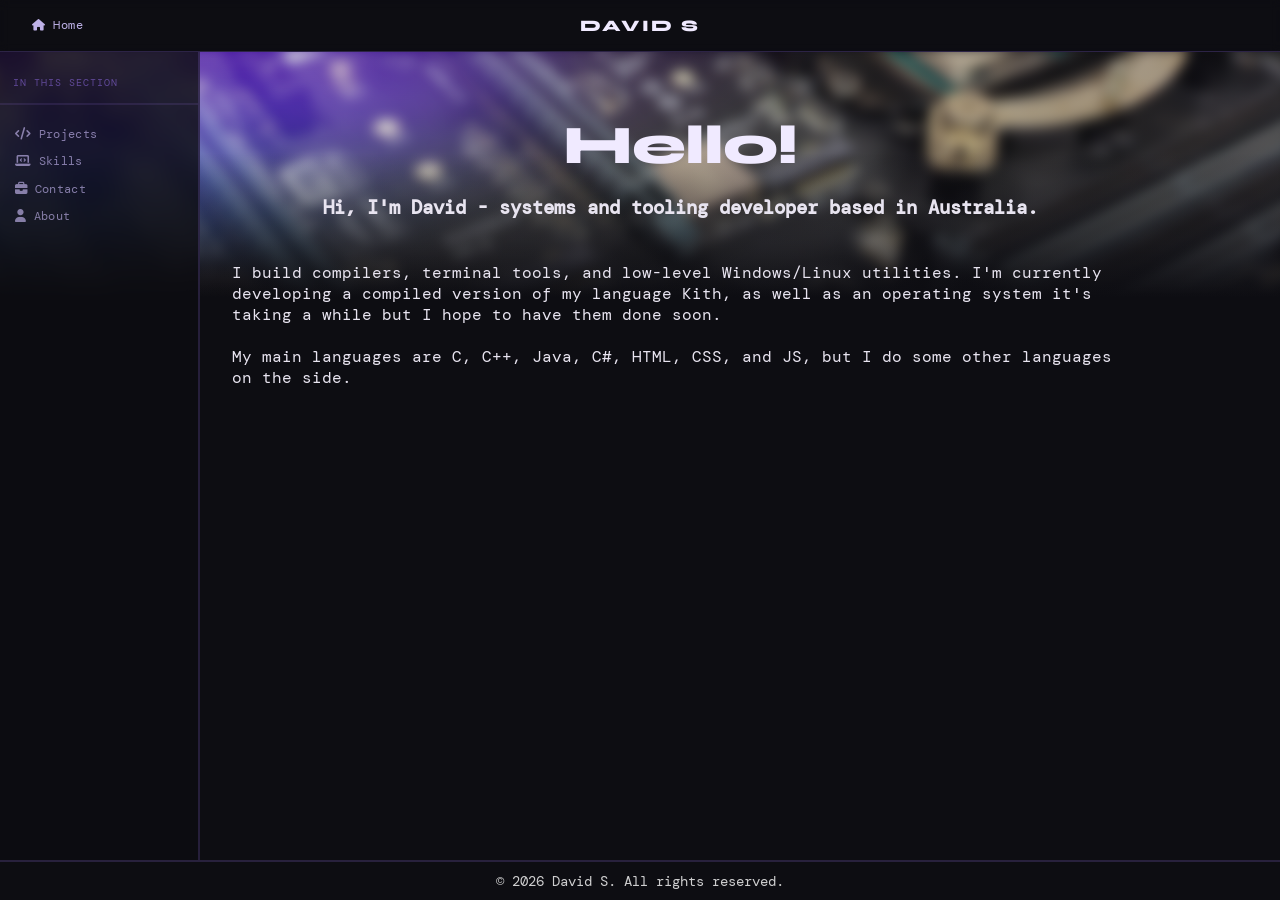
<file: index.html>
<!DOCTYPE html>
<html lang="en">

<head>
    <meta charset="UTF-8">
    <meta name="viewport" content="width=device-width, initial-scale=1.0">
    <title>David S Home</title>
    <link rel="stylesheet" href="/css/main.css">
    <link rel="stylesheet" href="/css/bg.css">
    <link rel="stylesheet" href="/css/nav.css">
    <link rel="stylesheet" href="/css/sidebar.css">
    <link rel="stylesheet" href="https://cdnjs.cloudflare.com/ajax/libs/font-awesome/6.5.1/css/all.min.css">
</head>

<body>
    <!-- Mobile sidebar toggle button (only visible below 768px) -->
    <button class="sidebar-toggle" aria-label="Toggle sidebar" aria-expanded="false">&#9776;</button>
    
    <!-- Tap-outside overlay -->
    <div class="sidebar-overlay"></div>

    <nav>
        <div class="nav-left">
            <div class="breadcrumb"></div>
        </div>
        <a href="/" class="brand">David S</a>
    </nav>

    <div class="header-wrap">
        <header class="site-header">
            <img class="bg-img" src="/gfx/bg/PCB.jpg" alt="">
            <div class="colour-overlay"></div>
        </header>
        <div class="header-fade"></div>
    </div>
    <main>
        <aside class="sidebar"></aside>
        <div class="sidebar-spacer"></div>
        <div class="content-area">
             <p>
                <h1>Hello!</h1>
                <h3>Hi, I'm David - systems and tooling developer based in Australia.</h3><br><br>
                I build compilers, terminal tools, and low-level Windows/Linux utilities. I'm currently developing a compiled version of my language Kith, as well as an operating system it's taking a while but I hope to have them done soon.<br><br>
                My main languages are C, C++, Java, C#, HTML, CSS, and JS, but I do some other languages on the side.
             </p>
        </div>
    </main>

    <footer class="site-footer">
        <div class="footer-content">
            <span class="footer-text">© 2026 David S. All rights reserved.</span>
        </div>
    </footer>

    <script src="/js/nav.js"></script>
    <script src="/js/main.js"></script>
</body>

</html>
</file>
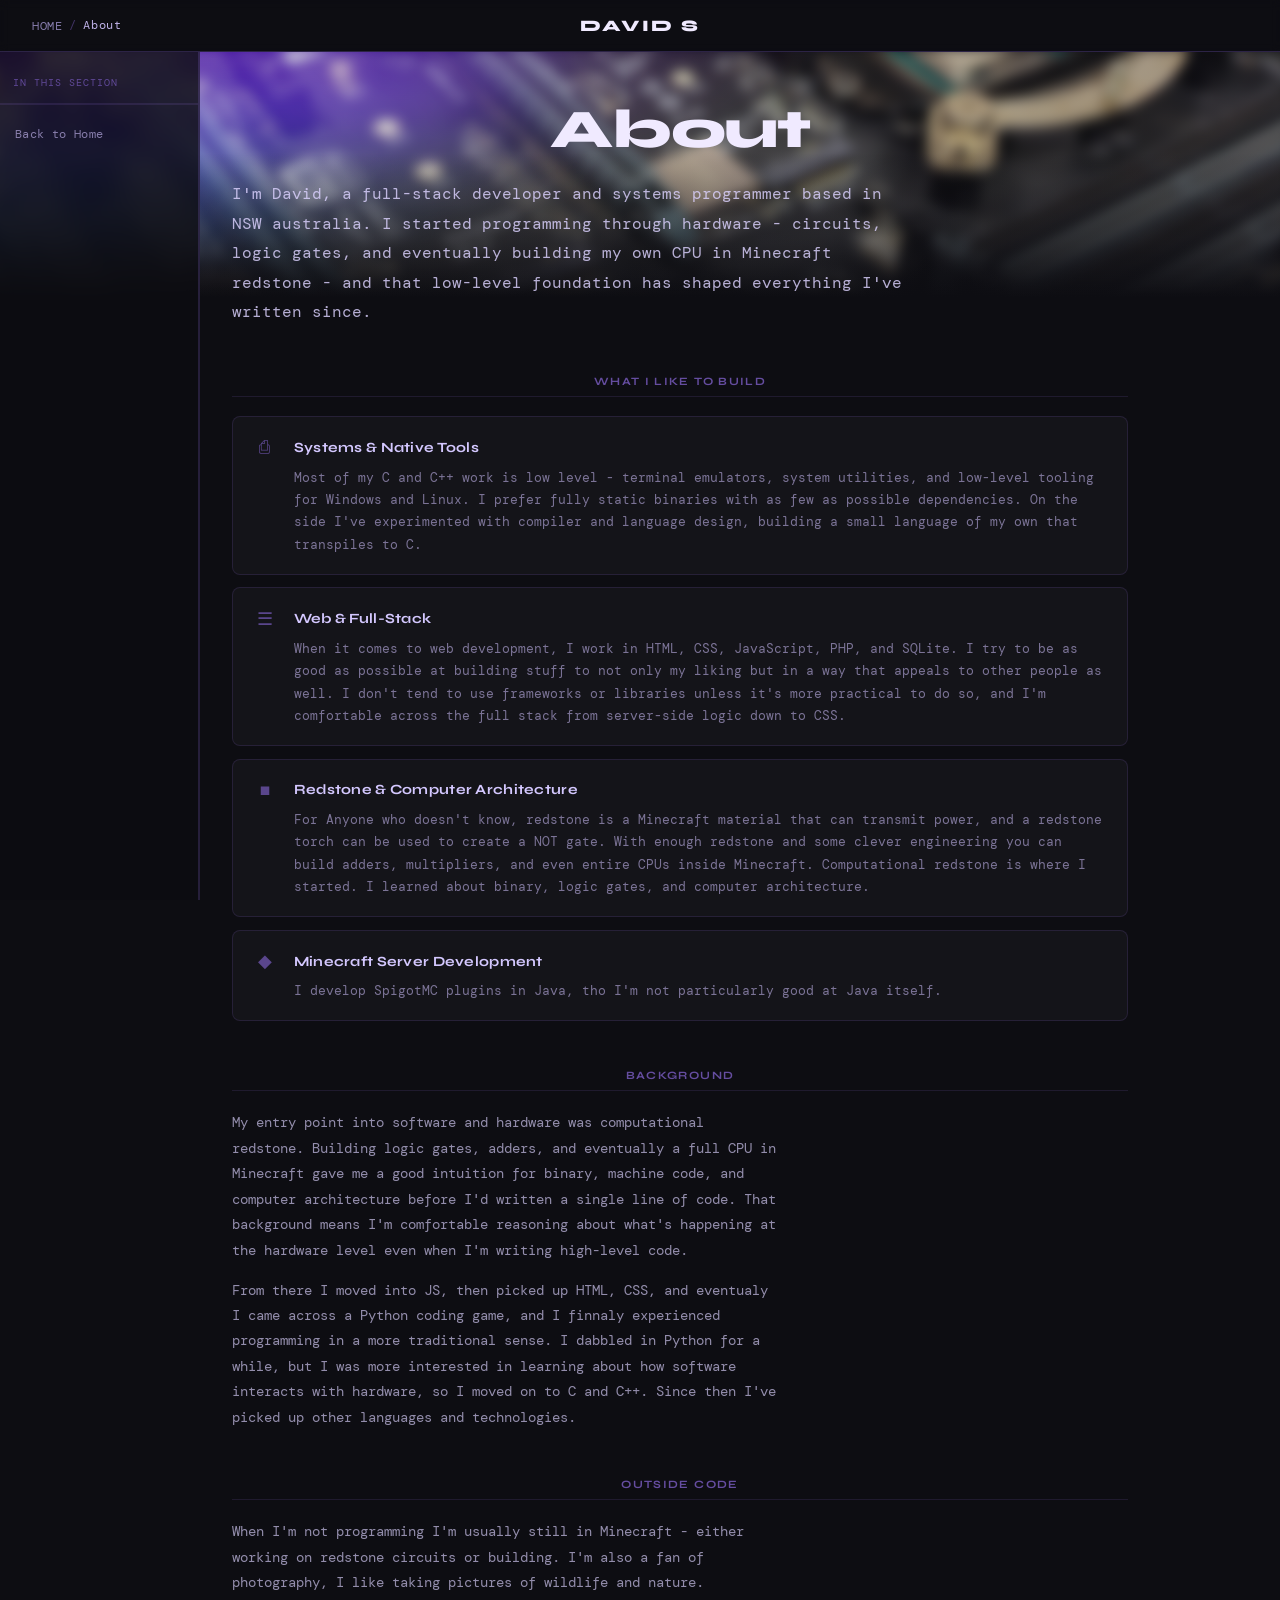
<file: about/index.html>
<!DOCTYPE html>
<html lang="en">

<head>
    <meta charset="UTF-8">
    <meta name="viewport" content="width=device-width, initial-scale=1.0">
    <title>David S About</title>
    <link rel="stylesheet" href="/css/main.css">
    <link rel="stylesheet" href="/css/bg.css">
    <link rel="stylesheet" href="/css/nav.css">
    <link rel="stylesheet" href="/css/sidebar.css">
    <link rel="stylesheet" href="/css/about.css">
</head>

<body>
    <button class="sidebar-toggle" aria-label="Toggle sidebar" aria-expanded="false">&#9776;</button>
    <div class="sidebar-overlay"></div>

    <nav>
        <div class="nav-left">
            <div class="breadcrumb"></div>
        </div>
        <a href="/" class="brand">David S</a>
    </nav>

    <div class="header-wrap">
        <header class="site-header">
            <img class="bg-img" src="/gfx/bg/PCB.jpg" alt="">
            <div class="colour-overlay"></div>
        </header>
        <div class="header-fade"></div>
    </div>

    <main>
        <aside class="sidebar"></aside>
        <div class="sidebar-spacer"></div>
        <div class="content-area">

            <h1>About</h1>

            <!-- ── INTRO ─────────────────────────────────────────────────── -->
            <section class="about-section">
                <p class="about-lead">
                    I'm David, a full-stack developer and systems programmer based in NSW australia.
                    I started programming through hardware - circuits, logic gates, and eventually
                    building my own CPU in Minecraft redstone - and that low-level foundation
                    has shaped everything I've written since.
                </p>
            </section>

            <!-- ── WHAT I DO ─────────────────────────────────────────────── -->
            <section class="about-section">
                <h2 class="about-heading">What I Like To Build</h2>
                <div class="about-cards">

                    <div class="about-card">
                        <span class="about-card-icon">&#9113;</span>
                        <div>
                            <p class="about-card-title">Systems &amp; Native Tools</p>
                            <p class="about-card-body">
                                Most of my C and C++ work is low level - terminal
                                emulators, system utilities, and low-level tooling for Windows and Linux.
                                I prefer fully static binaries with as few as possible dependencies.
                                On the side I've experimented with compiler and language design, building
                                a small language of my own that transpiles to C.
                            </p>
                        </div>
                    </div>

                    <div class="about-card">
                        <span class="about-card-icon">&#9776;</span>
                        <div>
                            <p class="about-card-title">Web &amp; Full-Stack</p>
                            <p class="about-card-body">
                                When it comes to web development, I work in HTML, CSS, JavaScript, PHP, and SQLite.
                                I try to be as good as possible at building stuff to not only my liking but in a way that appeals to other people as well. 
                                I don't tend to use frameworks or libraries unless it's more practical to do so,
                                and I'm comfortable across the full stack from server-side logic
                                down to CSS.
                            </p>
                        </div>
                    </div>

                    <div class="about-card">
                        <span class="about-card-icon">&#9632;</span>
                        <div>
                            <p class="about-card-title">Redstone &amp; Computer Architecture</p>
                            <p class="about-card-body">
                                For Anyone who doesn't know, redstone is a Minecraft material that can transmit power, and a redstone torch can be used to create a NOT gate. With enough redstone and some clever engineering you can build adders, multipliers, and even entire CPUs inside Minecraft.
                                Computational redstone is where I started. I learned about binary, logic gates, and computer architecture.
                            </p>
                        </div>
                    </div>

                    <div class="about-card">
                        <span class="about-card-icon">&#9670;</span>
                        <div>
                            <p class="about-card-title">Minecraft Server Development</p>
                            <p class="about-card-body">
                                I develop SpigotMC plugins in Java, tho I'm not particularly good at Java itself.
                            </p>
                        </div>
                    </div>

                </div>
            </section>

            <!-- ── BACKGROUND ────────────────────────────────────────────── -->
            <section class="about-section">
                <h2 class="about-heading">Background</h2>
                <p class="about-body">
                    My entry point into software and hardware was computational redstone. Building logic
                    gates, adders, and eventually a full CPU in Minecraft gave me a good
                    intuition for binary, machine code, and computer architecture before I'd written
                    a single line of code. That background means I'm comfortable reasoning about
                    what's happening at the hardware level even when I'm writing high-level code.
                </p>
                <p class="about-body">
                    From there I moved into JS, then picked up HTML, CSS, and eventualy I came across
                    a Python coding game, and I finnaly experienced programming in a more traditional sense. 
                    I dabbled in Python for a while, but I was more interested in learning about how software 
                    interacts with hardware, so I moved on to C and C++. Since then I've picked up other languages and
                    technologies.
                </p>
            </section>

            <!-- ── INTERESTS ─────────────────────────────────────────────── -->
            <section class="about-section">
                <h2 class="about-heading">Outside Code</h2>
                <p class="about-body">
                    When I'm not programming I'm usually still in Minecraft - either working on
                    redstone circuits or building. I'm also a fan of photography,
                    I like taking pictures of wildlife and nature.
                </p>
            </section>
        </div>
    </main>

    <script src="/js/nav.js"></script>
    <script src="/js/main.js"></script>
</body>

</html>
</file>
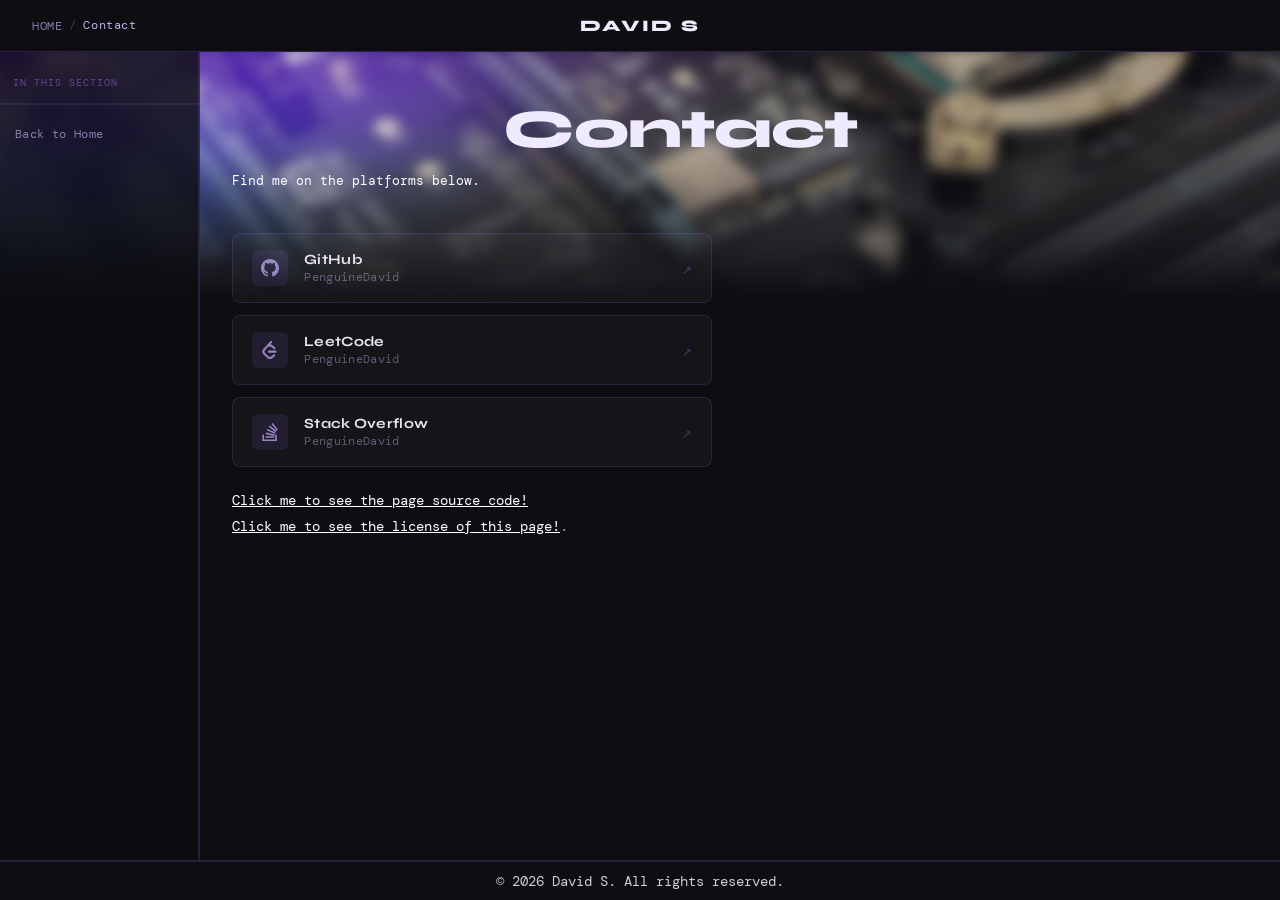
<file: contact/index.html>
<!DOCTYPE html>
<html lang="en">

<head>
    <meta charset="UTF-8">
    <meta name="viewport" content="width=device-width, initial-scale=1.0">
    <title>David S Contact</title>
    <link rel="stylesheet" href="/css/main.css">
    <link rel="stylesheet" href="/css/bg.css">
    <link rel="stylesheet" href="/css/nav.css">
    <link rel="stylesheet" href="/css/sidebar.css">
    <link rel="stylesheet" href="/css/contact.css">
</head>

<body>
    <!-- Mobile sidebar toggle button (only visible below 768px) -->
    <button class="sidebar-toggle" aria-label="Toggle sidebar" aria-expanded="false">&#9776;</button>
    
    <!-- Tap-outside overlay -->
    <div class="sidebar-overlay"></div>

    <nav>
        <div class="nav-left">
            <div class="breadcrumb"></div>
        </div>
        <a href="/" class="brand">David S</a>
    </nav>
    <div class="header-wrap">
        <header class="site-header">
            <img class="bg-img" src="/gfx/bg/PCB.jpg" alt="">
            <div class="colour-overlay"></div>
        </header>
        <div class="header-fade"></div>
    </div>
    <main>
        <aside class="sidebar"></aside>
        <div class="sidebar-spacer"></div>
        <div class="content-area">
            <h1>Contact</h1>
            <p class="contact-sub white">Find me on the platforms below.</p>

            <ul class="contact-list">

                <li class="contact-item">
                    <a href="https://github.com/PenguineDavid" class="contact-link" target="_blank" rel="noopener">
                        <span class="contact-icon">
                            <!-- GitHub mark -->
                            <svg viewBox="0 0 24 24" fill="currentColor" xmlns="http://www.w3.org/2000/svg"
                                aria-hidden="true">
                                <path
                                    d="M12 0C5.37 0 0 5.37 0 12c0 5.3 3.438 9.8 8.205 11.385.6.113.82-.258.82-.577 0-.285-.01-1.04-.015-2.04-3.338.724-4.042-1.61-4.042-1.61-.546-1.385-1.335-1.755-1.335-1.755-1.087-.744.084-.729.084-.729 1.205.084 1.838 1.236 1.838 1.236 1.07 1.835 2.809 1.305 3.495.998.108-.776.417-1.305.76-1.605-2.665-.3-5.466-1.332-5.466-5.93 0-1.31.465-2.38 1.235-3.22-.135-.303-.54-1.523.105-3.176 0 0 1.005-.322 3.3 1.23.96-.267 1.98-.399 3-.405 1.02.006 2.04.138 3 .405 2.28-1.552 3.285-1.23 3.285-1.23.645 1.653.24 2.873.12 3.176.765.84 1.23 1.91 1.23 3.22 0 4.61-2.805 5.625-5.475 5.92.42.36.81 1.096.81 2.22 0 1.606-.015 2.896-.015 3.286 0 .315.21.69.825.57C20.565 21.795 24 17.295 24 12c0-6.63-5.37-12-12-12z" />
                            </svg>
                        </span>
                        <span class="contact-details">
                            <span class="contact-platform">GitHub</span>
                            <span class="contact-handle">PenguineDavid</span>
                        </span>
                        <span class="contact-arrow">&#8599;</span>
                    </a>
                </li>

                <li class="contact-item">
                    <a href="https://leetcode.com/PenguineDavid" class="contact-link" target="_blank" rel="noopener">
                        <span class="contact-icon">
                            <!-- LeetCode -->
                            <svg viewBox="0 0 24 24" fill="currentColor" xmlns="http://www.w3.org/2000/svg"
                                aria-hidden="true">
                                <path
                                    d="M13.483 0a1.374 1.374 0 0 0-.961.438L7.116 6.226l-3.854 4.126a5.266 5.266 0 0 0-1.209 2.104 5.35 5.35 0 0 0-.125.513 5.527 5.527 0 0 0 .062 2.362 5.83 5.83 0 0 0 .349 1.017 5.938 5.938 0 0 0 1.271 1.818l4.277 4.193.039.038c2.248 2.165 5.852 2.133 8.063-.074l2.396-2.392c.54-.54.54-1.414.003-1.955a1.378 1.378 0 0 0-1.951-.003l-2.396 2.392a3.021 3.021 0 0 1-4.205.038l-.02-.019-4.276-4.193c-.652-.64-.972-1.469-.948-2.263a2.68 2.68 0 0 1 .066-.523 2.545 2.545 0 0 1 .619-1.164L9.13 8.114c1.058-1.134 3.204-1.27 4.43-.278l3.501 2.831c.593.48 1.461.387 1.94-.207a1.384 1.384 0 0 0-.207-1.943l-3.5-2.831c-.8-.647-1.766-1.045-2.774-1.202l2.015-2.158A1.384 1.384 0 0 0 13.483 0zm-2.866 12.815a1.38 1.38 0 0 0-1.38 1.382 1.38 1.38 0 0 0 1.38 1.382H19.4a1.38 1.38 0 0 0 1.38-1.382 1.38 1.38 0 0 0-1.38-1.382z" />
                            </svg>
                        </span>
                        <span class="contact-details">
                            <span class="contact-platform">LeetCode</span>
                            <span class="contact-handle">PenguineDavid</span>
                        </span>
                        <span class="contact-arrow">&#8599;</span>
                    </a>
                </li>

                <li class="contact-item">
                    <a href="https://stackoverflow.com/users/32631034/penguinedavid" class="contact-link" target="_blank" rel="noopener">
                        <span class="contact-icon">
                            <!-- Stack Overflow -->
                            <svg viewBox="0 0 24 24" fill="currentColor" xmlns="http://www.w3.org/2000/svg"
                                aria-hidden="true">
                                <path
                                    d="M18.986 21.865v-6.404h2.134V24H1.844v-8.539h2.13v6.404h15.012zM6.111 19.731H17.78v-2.137H6.111v2.137zm.259-4.852 11.514 2.403.452-2.078-11.515-2.399-.451 2.074zm1.359-5.056 10.655 4.95.91-1.95-10.655-4.95-.91 1.95zm2.715-4.785 8.77 7.353 1.389-1.652-8.77-7.353-1.389 1.652zM15.751 0l-1.683 1.262 6.84 9.122 1.682-1.262L15.751 0z" />
                            </svg>
                        </span>
                        <span class="contact-details">
                            <span class="contact-platform">Stack Overflow</span>
                            <span class="contact-handle">PenguineDavid</span>
                        </span>
                        <span class="contact-arrow">&#8599;</span>
                    </a>
                </li>
            </ul><br>
            <p>
                <a style="color: white; text-decoration-color: #ffffff;" href="https://github.com/PenguineDavid/PenguineDavid.github.io">Click me to see the page source code!</a><br>
                <a style="color: white; text-decoration-color: #ffffff;" href="https://github.com/PenguineDavid/PenguineDavid.github.io/blob/main/LICENSE">Click me to see the license of this page!</a>.
            </p>
        </div>
    </main>

    <footer class="site-footer">
        <div class="footer-content">
            <span class="footer-text">© 2026 David S. All rights reserved.</span>
        </div>
    </footer>

    <script src="/js/nav.js"></script>
    <script src="/js/main.js"></script>
</body>

</html>
</file>
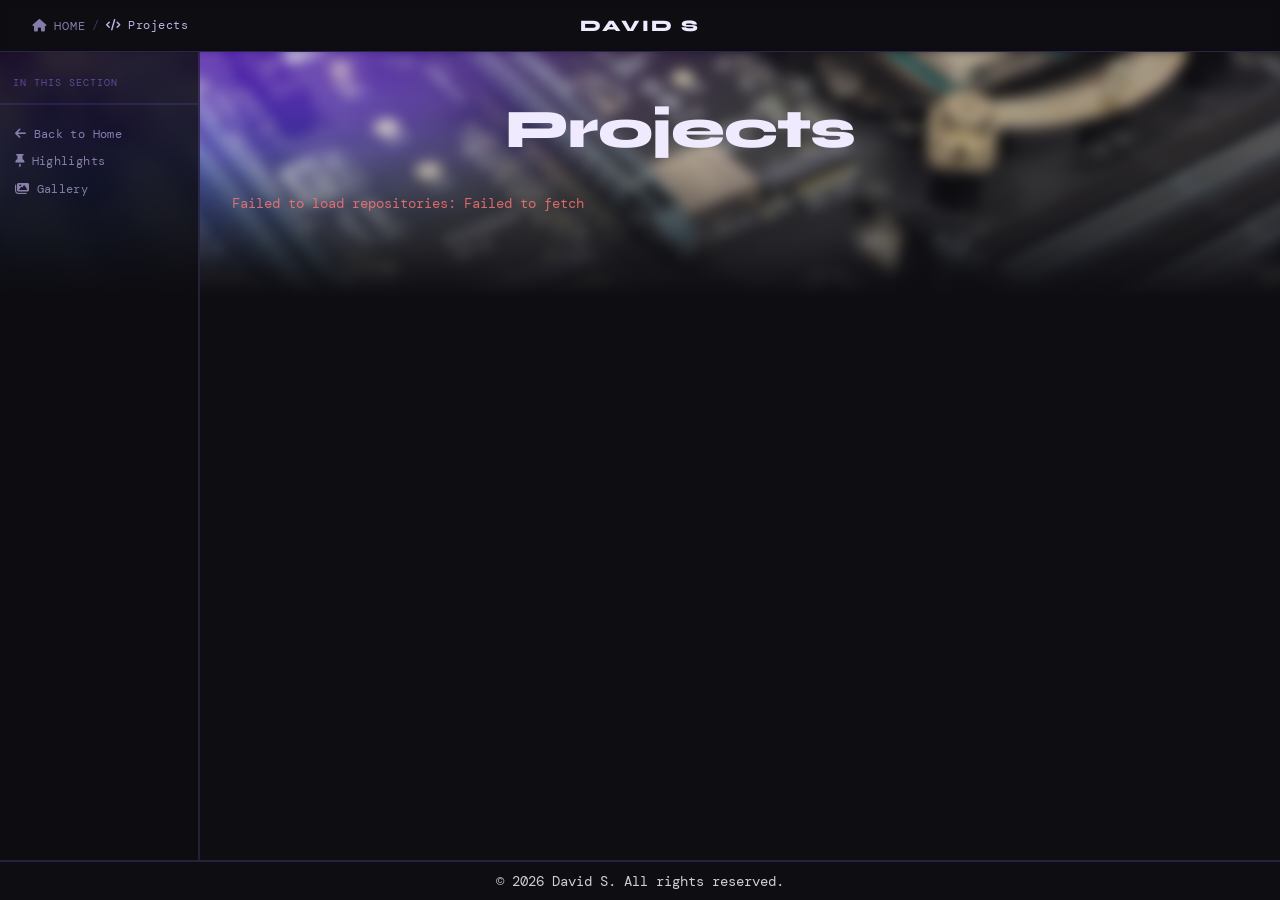
<file: projects/index.html>
<!DOCTYPE html>
<html lang="en">

<head>
    <meta charset="UTF-8">
    <meta name="viewport" content="width=device-width, initial-scale=1.0">
    <title>David S projects</title>
    <link rel="stylesheet" href="/css/main.css">
    <link rel="stylesheet" href="/css/bg.css">
    <link rel="stylesheet" href="/css/nav.css">
    <link rel="stylesheet" href="/css/sidebar.css">
    <link rel="stylesheet" href="/css/projects.css">
    <link rel="stylesheet" href="https://cdnjs.cloudflare.com/ajax/libs/font-awesome/6.5.1/css/all.min.css">
</head>

<body>
    <!-- Mobile sidebar toggle button (only visible below 768px) -->
    <button class="sidebar-toggle" aria-label="Toggle sidebar" aria-expanded="false">&#9776;</button>
    
    <!-- Tap-outside overlay -->
    <div class="sidebar-overlay"></div>

    <nav>
        <div class="nav-left">
            <div class="breadcrumb"></div>
        </div>
        <a href="/" class="brand">David S</a>
    </nav>
    <div class="header-wrap">
        <header class="site-header">
            <img class="bg-img" src="/gfx/bg/PCB.jpg" alt="">
            <div class="colour-overlay"></div>
        </header>
        <div class="header-fade"></div>
    </div>
    <main>
        <aside class="sidebar"></aside>
        <div class="sidebar-spacer"></div>
        <div class="content-area"></div>
    </main>

    <footer class="site-footer">
        <div class="footer-content">
            <span class="footer-text">© 2026 David S. All rights reserved.</span>
        </div>
    </footer>
    
    <script src="/js/nav.js"></script>
    <script src="/js/main.js"></script>
    <script src="/js/projects.js"></script>
</body>

</html>
</file>
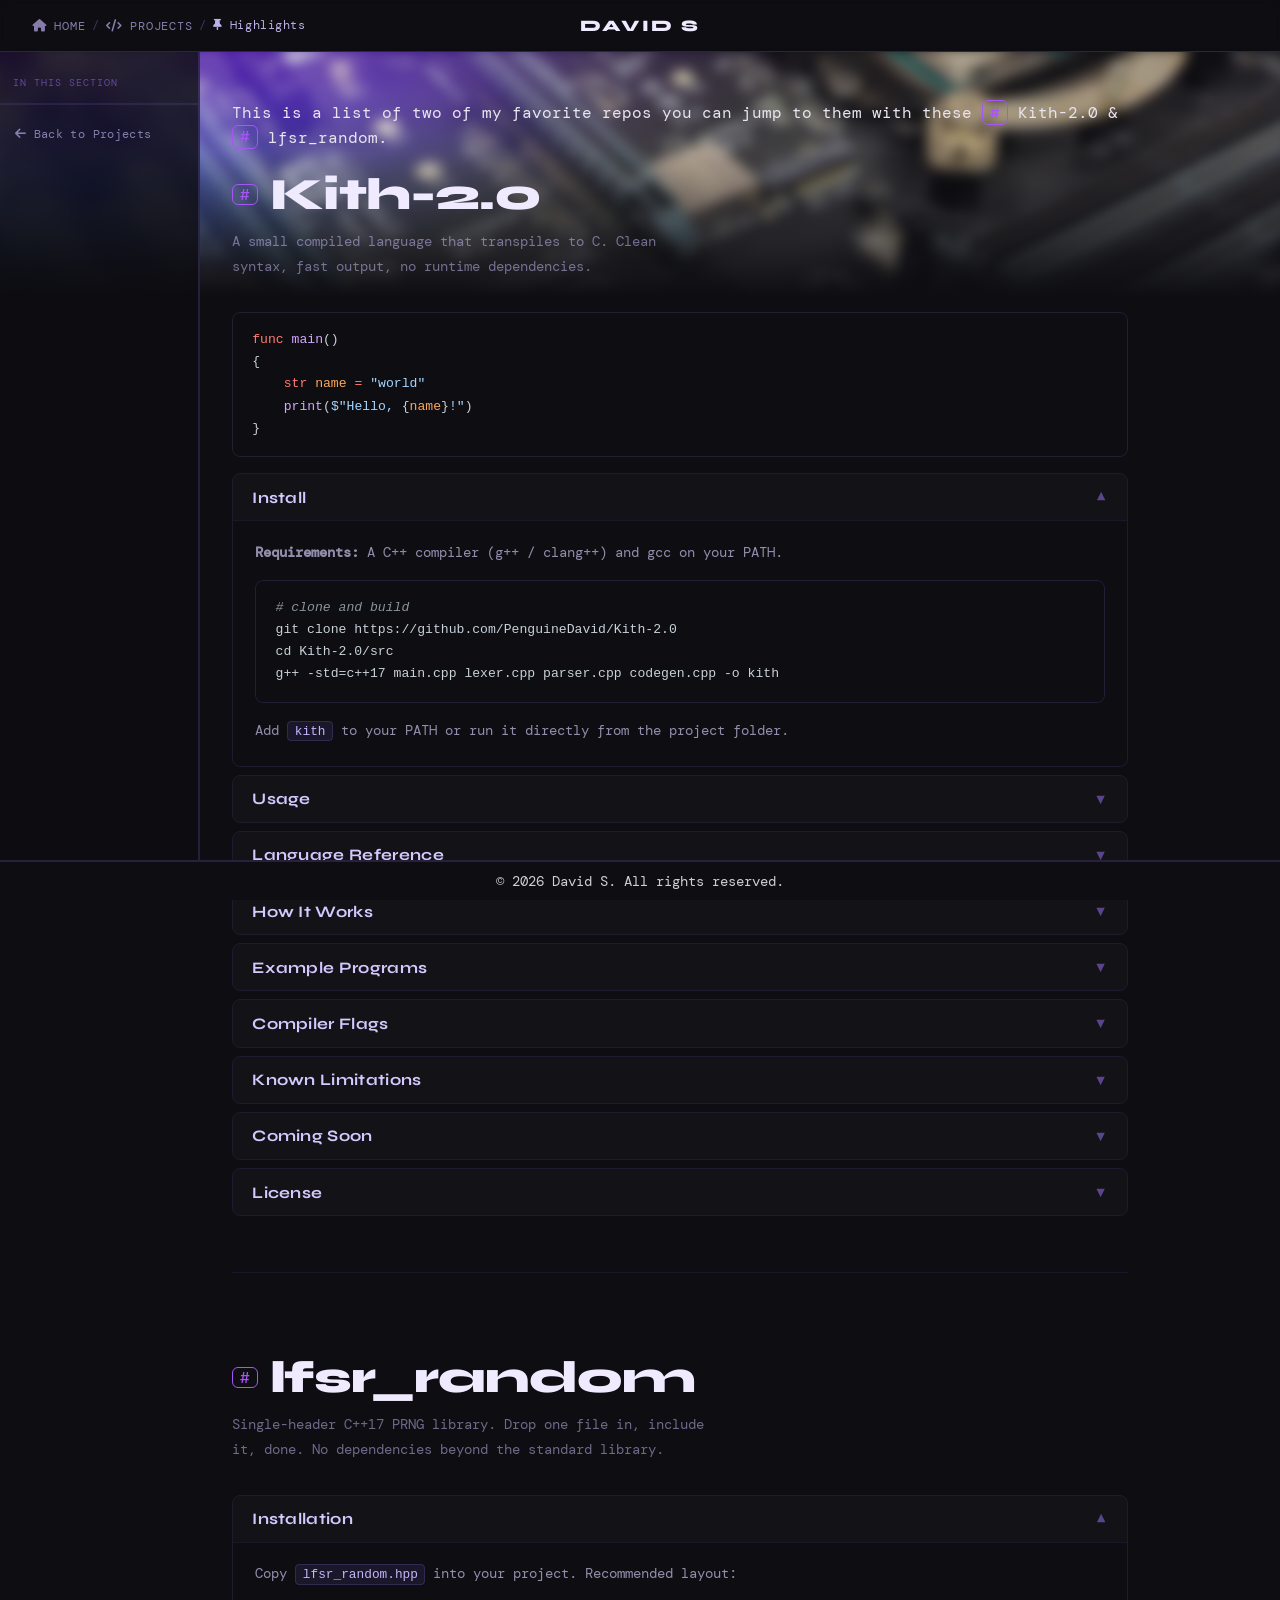
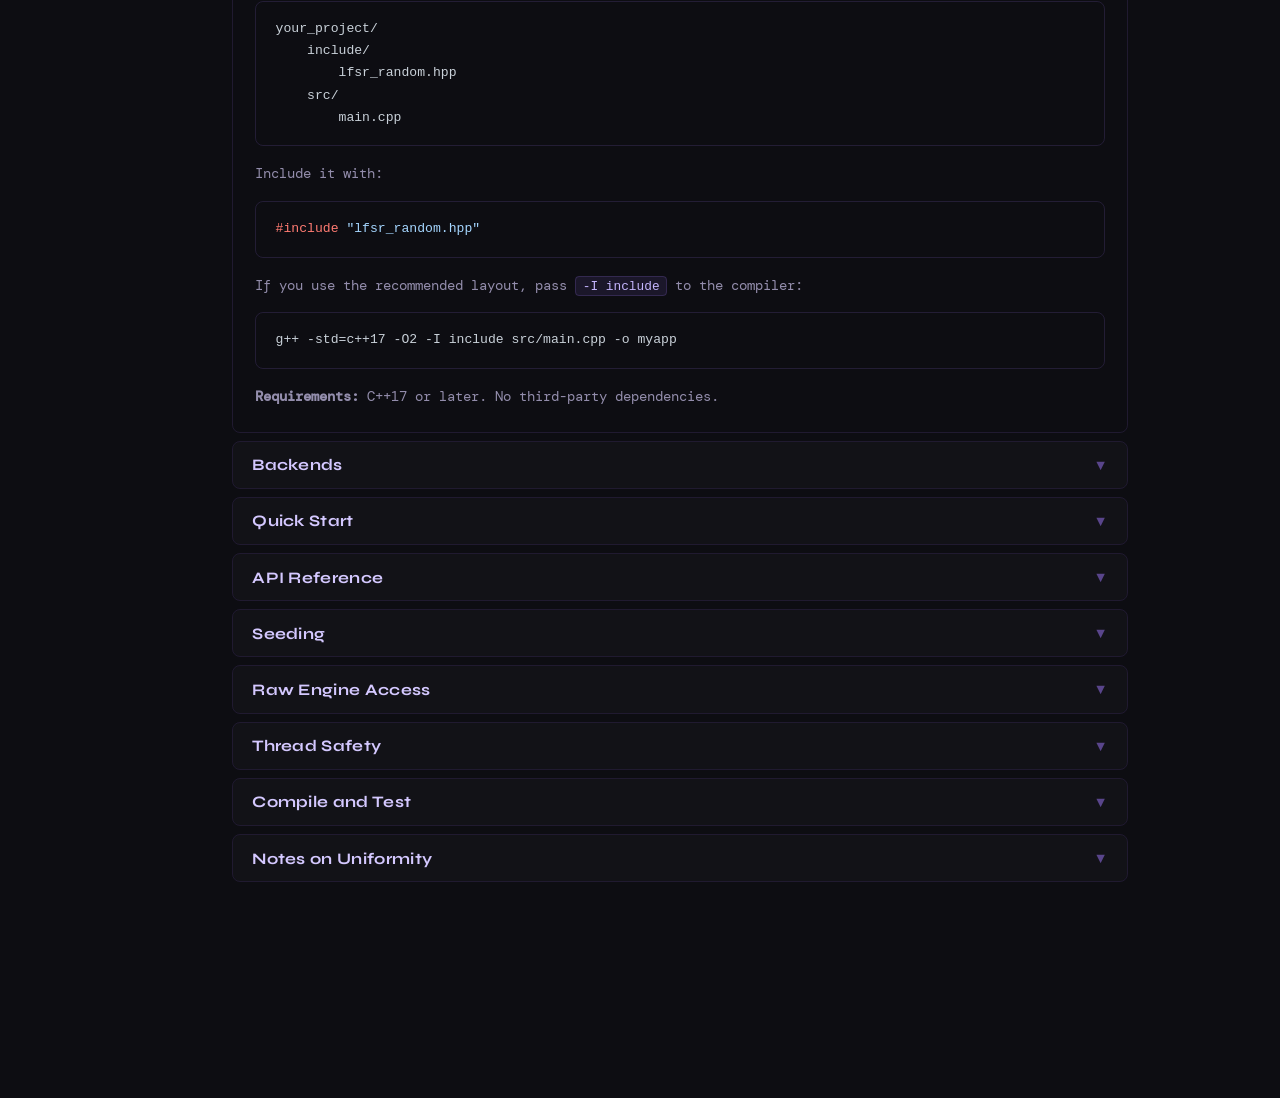
<file: projects/highlights/index.html>
<!DOCTYPE html>
<html lang="en">

<head>
    <meta charset="UTF-8">
    <meta name="viewport" content="width=device-width, initial-scale=1.0">
    <title>David S Highlights</title>
    <link rel="stylesheet" href="/css/main.css">
    <link rel="stylesheet" href="/css/bg.css">
    <link rel="stylesheet" href="/css/nav.css">
    <link rel="stylesheet" href="/css/sidebar.css">
    <link rel="stylesheet" href="/css/highlights.css">
    <link rel="stylesheet" href="https://cdnjs.cloudflare.com/ajax/libs/font-awesome/6.5.1/css/all.min.css">
</head>

<body>
    <!-- Mobile sidebar toggle button (only visible below 768px) -->
    <button class="sidebar-toggle" aria-label="Toggle sidebar" aria-expanded="false">&#9776;</button>
    
    <!-- Tap-outside overlay -->
    <div class="sidebar-overlay"></div>

    <nav>
        <div class="nav-left">
            <div class="breadcrumb"></div>
        </div>
        <a href="/" class="brand">David S</a>
    </nav>
    <div class="header-wrap">
        <header class="site-header">
            <img class="bg-img" src="/gfx/bg/PCB.jpg" alt="">
            <div class="colour-overlay"></div>
        </header>
        <div class="header-fade"></div>
    </div>
    <main>
        <aside class="sidebar"></aside>
        <div class="sidebar-spacer"></div>
        <div class="content-area">

            This is a list of two of my favorite repos you can jump to them with these <a class="section-anchor" href="#kith-2-0">#</a> Kith-2.0 & <a class="section-anchor" href="#lfsr-random">#</a> lfsr_random.<br><br>
            <!-- ===============================================================
                 KITH-2.0
            ================================================================ -->
            <section class="project-section" id="kith-2-0">
                <h1 class="section-title">
                    <a class="section-anchor" href="https://github.com/PenguineDavid/kith-2.0">#</a>
                    Kith-2.0
                </h1>
                <p class="section-tagline">A small compiled language that transpiles to C. Clean syntax, fast output, no
                    runtime dependencies.</p>

                <pre class="github-dark"><code><span class="keyword">func</span> <span class="function">main</span><span class="punctuation">()</span>
<span class="punctuation">{</span>
    <span class="keyword">str</span> <span class="variable">name</span> <span class="operator">=</span> <span class="string">"world"</span>
    <span class="function">print</span><span class="punctuation">(</span><span class="string">$"Hello, </span><span class="punctuation">{</span><span class="variable">name</span><span class="punctuation">}</span><span class="string">!"</span><span class="punctuation">)</span>
<span class="punctuation">}</span></code></pre>

                <!-- Install -->
                <div class="doc-section open">
                    <button class="doc-section-toggle" aria-expanded="true">
                        <h2>Install</h2>
                        <span class="doc-section-arrow">&#9660;</span>
                    </button>
                    <div class="doc-section-body">
                        <p><strong>Requirements:</strong> A C++ compiler (g++ / clang++) and gcc on your PATH.</p>
                        <pre class="github-dark"><code><span class="comment"># clone and build</span>
git clone https://github.com/PenguineDavid/Kith-2.0
cd Kith-2.0/src
g++ -std=c++17 main.cpp lexer.cpp parser.cpp codegen.cpp -o kith</code></pre>
                        <p>Add <code>kith</code> to your PATH or run it directly from the project folder.</p>
                    </div>
                </div>

                <!-- Usage -->
                <div class="doc-section">
                    <button class="doc-section-toggle" aria-expanded="false">
                        <h2>Usage</h2>
                        <span class="doc-section-arrow">&#9660;</span>
                    </button>
                    <div class="doc-section-body">
                        <pre class="github-dark"><code>kith source.kith              <span class="comment"># compiles to ./output</span>
kith source.kith myprogram    <span class="comment"># compiles to ./myprogram</span>

<span class="comment"># Flags</span>
kith --keep-c source.kith     <span class="comment"># keeps the intermediate output.c for debugging</span>
kith --bounds source.kith     <span class="comment"># enables runtime bounds checking on array accesses</span>
kith --help</code></pre>
                    </div>
                </div>

                <!-- Language Reference -->
                <div class="doc-section">
                    <button class="doc-section-toggle" aria-expanded="false">
                        <h2>Language Reference</h2>
                        <span class="doc-section-arrow">&#9660;</span>
                    </button>
                    <div class="doc-section-body">

                        <h3>Types</h3>
                        <table>
                            <thead>
                                <tr>
                                    <th>Kith</th>
                                    <th>Description</th>
                                </tr>
                            </thead>
                            <tbody>
                                <tr>
                                    <td><code>int</code></td>
                                    <td>32-bit integer</td>
                                </tr>
                                <tr>
                                    <td><code>float</code></td>
                                    <td>64-bit double</td>
                                </tr>
                                <tr>
                                    <td><code>bool</code></td>
                                    <td>Boolean (<code>true</code> / <code>false</code>)</td>
                                </tr>
                                <tr>
                                    <td><code>str</code></td>
                                    <td>String (<code>char*</code>)</td>
                                </tr>
                                <tr>
                                    <td><code>int*</code> <code>str*</code> <code>float*</code></td>
                                    <td>Pointer types</td>
                                </tr>
                                <tr>
                                    <td><code>int[]</code> <code>float[]</code> <code>str[]</code></td>
                                    <td>Stack arrays</td>
                                </tr>
                                <tr>
                                    <td><code>MyStruct</code></td>
                                    <td>User-defined struct</td>
                                </tr>
                            </tbody>
                        </table>

                        <h3>Variables</h3>
                        <pre
                            class="github-dark"><code><span class="keyword">int</span>   <span class="variable">x</span>    <span class="operator">=</span> <span class="number">10</span>
<span class="keyword">float</span> <span class="variable">pi</span>   <span class="operator">=</span> <span class="number">3.14159</span>
<span class="keyword">bool</span>  <span class="variable">flag</span> <span class="operator">=</span> <span class="keyword">true</span>
<span class="keyword">str</span>   <span class="variable">msg</span>  <span class="operator">=</span> <span class="string">"hello"</span>

<span class="keyword">int</span><span class="operator">*</span>  <span class="variable">px</span>  <span class="operator">=</span> <span class="operator">&amp;</span><span class="variable">x</span>          <span class="comment">// pointer</span>
<span class="keyword">int</span><span class="punctuation">[]</span> <span class="variable">arr</span> <span class="operator">=</span> <span class="punctuation">[</span><span class="number">1</span><span class="punctuation">,</span> <span class="number">2</span><span class="punctuation">,</span> <span class="number">3</span><span class="punctuation">]</span>   <span class="comment">// array (stack-allocated)</span></code></pre>

                        <h3>Structs</h3>
                        <pre
                            class="github-dark"><code><span class="keyword">struct</span> <span class="variable">Vec2</span>
<span class="punctuation">{</span>
    <span class="keyword">float</span> <span class="variable">x</span>
    <span class="keyword">float</span> <span class="variable">y</span>
<span class="punctuation">}</span>

<span class="variable">Vec2</span> <span class="variable">pos</span>  <span class="operator">=</span> <span class="function">Vec2</span><span class="punctuation">(</span><span class="number">1.0</span><span class="punctuation">,</span> <span class="number">2.5</span><span class="punctuation">)</span>
<span class="function">print</span><span class="punctuation">(</span><span class="variable">pos</span><span class="punctuation">.</span><span class="variable">x</span><span class="punctuation">)</span>
<span class="variable">pos</span><span class="punctuation">.</span><span class="variable">y</span> <span class="operator">=</span> <span class="number">9.9</span>

<span class="variable">Vec2</span><span class="operator">*</span> <span class="variable">ppos</span> <span class="operator">=</span> <span class="operator">&amp;</span><span class="variable">pos</span>
<span class="function">print</span><span class="punctuation">(</span><span class="variable">ppos</span><span class="operator">-&gt;</span><span class="variable">x</span><span class="punctuation">)</span>
<span class="variable">ppos</span><span class="operator">-&gt;</span><span class="variable">x</span> <span class="operator">=</span> <span class="number">0.0</span></code></pre>
                        <p>Struct constants use <code>::</code> — declare at global scope as
                            <code>TypeName__ConstantName</code>:</p>
                        <pre
                            class="github-dark"><code><span class="comment">// accessed as Math::PI in expressions... coming soon</span>
<span class="keyword">int</span> <span class="variable">Math__PI</span> <span class="operator">=</span> <span class="number">3</span></code></pre>

                        <h3>Functions</h3>
                        <pre class="github-dark"><code><span class="keyword">func</span> <span class="function">add</span><span class="punctuation">(</span><span class="keyword">int</span> <span class="variable">a</span><span class="punctuation">,</span> <span class="keyword">int</span> <span class="variable">b</span><span class="punctuation">)</span>
<span class="punctuation">{</span>
    <span class="keyword">return</span> <span class="variable">a</span> <span class="operator">+</span> <span class="variable">b</span>
<span class="punctuation">}</span>

<span class="keyword">func</span> <span class="function">greet</span><span class="punctuation">(</span><span class="keyword">str</span> <span class="variable">name</span><span class="punctuation">)</span>
<span class="punctuation">{</span>
    <span class="function">print</span><span class="punctuation">(</span><span class="string">$"Hello, </span><span class="punctuation">{</span><span class="variable">name</span><span class="punctuation">}</span><span class="string">!"</span><span class="punctuation">)</span>
<span class="punctuation">}</span></code></pre>

                        <h3>Control Flow</h3>
                        <pre class="github-dark"><code><span class="comment">// if / else</span>
<span class="keyword">if</span> <span class="punctuation">(</span><span class="variable">x</span> <span class="operator">&gt;</span> <span class="number">0</span><span class="punctuation">)</span> <span class="punctuation">{</span>
    <span class="function">print</span><span class="punctuation">(</span><span class="string">"positive"</span><span class="punctuation">)</span>
<span class="punctuation">}</span> <span class="keyword">else</span> <span class="punctuation">{</span>
    <span class="function">print</span><span class="punctuation">(</span><span class="string">"non-positive"</span><span class="punctuation">)</span>
<span class="punctuation">}</span>

<span class="comment">// while</span>
<span class="keyword">while</span> <span class="punctuation">(</span><span class="variable">x</span> <span class="operator">&gt;</span> <span class="number">0</span><span class="punctuation">)</span> <span class="punctuation">{</span>
    <span class="variable">x</span> <span class="operator">=</span> <span class="variable">x</span> <span class="operator">-</span> <span class="number">1</span>
<span class="punctuation">}</span>

<span class="comment">// do-while</span>
<span class="keyword">do</span> <span class="punctuation">{</span>
    <span class="variable">x</span> <span class="operator">=</span> <span class="variable">x</span> <span class="operator">+</span> <span class="number">1</span>
<span class="punctuation">}</span> <span class="keyword">while</span> <span class="punctuation">(</span><span class="variable">x</span> <span class="operator">&lt;</span> <span class="number">10</span><span class="punctuation">)</span>

<span class="comment">// for</span>
<span class="keyword">for</span> <span class="punctuation">(</span><span class="keyword">int</span> <span class="variable">i</span> <span class="operator">=</span> <span class="number">0</span><span class="punctuation">;</span> <span class="variable">i</span> <span class="operator">&lt;</span> <span class="number">10</span><span class="punctuation">;</span> <span class="variable">i</span> <span class="operator">=</span> <span class="variable">i</span> <span class="operator">+</span> <span class="number">1</span><span class="punctuation">)</span> <span class="punctuation">{</span>
    <span class="function">print</span><span class="punctuation">(</span><span class="variable">i</span><span class="punctuation">)</span>
<span class="punctuation">}</span>

<span class="comment">// foreach (requires an array with a known length)</span>
<span class="keyword">int</span><span class="punctuation">[]</span> <span class="variable">nums</span> <span class="operator">=</span> <span class="punctuation">[</span><span class="number">10</span><span class="punctuation">,</span> <span class="number">20</span><span class="punctuation">,</span> <span class="number">30</span><span class="punctuation">]</span>
<span class="keyword">foreach</span> <span class="punctuation">(</span><span class="keyword">int</span> <span class="variable">n</span> <span class="keyword">in</span> <span class="variable">nums</span><span class="punctuation">)</span> <span class="punctuation">{</span>
    <span class="function">print</span><span class="punctuation">(</span><span class="variable">n</span><span class="punctuation">)</span>
<span class="punctuation">}</span>

<span class="comment">// switch - works on both int and str</span>
<span class="keyword">switch</span> <span class="punctuation">(</span><span class="variable">code</span><span class="punctuation">)</span> <span class="punctuation">{</span>
    <span class="keyword">case</span> <span class="number">1</span>   <span class="punctuation">{</span> <span class="function">print</span><span class="punctuation">(</span><span class="string">"one"</span><span class="punctuation">)</span>   <span class="punctuation">}</span>
    <span class="keyword">case</span> <span class="number">2</span>   <span class="punctuation">{</span> <span class="function">print</span><span class="punctuation">(</span><span class="string">"two"</span><span class="punctuation">)</span>   <span class="punctuation">}</span>
    <span class="keyword">default</span>  <span class="punctuation">{</span> <span class="function">print</span><span class="punctuation">(</span><span class="string">"other"</span><span class="punctuation">)</span> <span class="punctuation">}</span>
<span class="punctuation">}</span>

<span class="keyword">switch</span> <span class="punctuation">(</span><span class="variable">lang</span><span class="punctuation">)</span> <span class="punctuation">{</span>
    <span class="keyword">case</span> <span class="string">"kith"</span> <span class="punctuation">{</span> <span class="function">print</span><span class="punctuation">(</span><span class="string">"Kith!"</span><span class="punctuation">)</span> <span class="punctuation">}</span>
    <span class="keyword">case</span> <span class="string">"c"</span>    <span class="punctuation">{</span> <span class="function">print</span><span class="punctuation">(</span><span class="string">"C"</span><span class="punctuation">)</span>     <span class="punctuation">}</span>
    <span class="keyword">default</span>     <span class="punctuation">{</span> <span class="function">print</span><span class="punctuation">(</span><span class="string">"?"</span><span class="punctuation">)</span>     <span class="punctuation">}</span>
<span class="punctuation">}</span></code></pre>

                        <h3>Operators</h3>
                        <table class="operators-table">
                            <thead>
                                <tr>
                                    <th>Category</th>
                                    <th>Operators</th>
                                </tr>
                            </thead>
                            <tbody>
                                <tr>
                                    <td>Arithmetic</td>
                                    <td><code>+ - * / % **</code></td>
                                </tr>
                                <tr>
                                    <td>Comparison</td>
                                    <td><code>&lt; &gt; &lt;= &gt;= == != === !==</code></td>
                                </tr>
                                <tr>
                                    <td>Logical</td>
                                    <td><code>&amp;&amp; || ^^ ! and or xor not</code></td>
                                </tr>
                                <tr>
                                    <td>Bitwise</td>
                                    <td><code>&amp; | ^ ~ &lt;&lt; &gt;&gt; &gt;&gt;&gt;</code></td>
                                </tr>
                                <tr>
                                    <td>Ternary</td>
                                    <td><code>cond ? a : b</code></td>
                                </tr>
                                <tr>
                                    <td>Null-coalescing</td>
                                    <td><code>a ?? b</code></td>
                                </tr>
                                <tr>
                                    <td>Increment</td>
                                    <td><code>x++ x-- ++x --x</code></td>
                                </tr>
                                <tr>
                                    <td>Member access</td>
                                    <td><code>. -&gt;</code></td>
                                </tr>
                                <tr>
                                    <td>Index</td>
                                    <td><code>arr[i]</code> <span class="note">read &amp; write</span></td>
                                </tr>
                                <tr>
                                    <td>Address / deref</td>
                                    <td><code>&amp;x *px</code></td>
                                </tr>
                                <tr>
                                    <td>Cast</td>
                                    <td><code>int(x) float(x) str(x) bool(x)</code></td>
                                </tr>
                                <tr>
                                    <td>Typeof</td>
                                    <td><code>typeof x</code></td>
                                </tr>
                                <tr>
                                    <td>Delete</td>
                                    <td><code>delete x</code> <span class="note">calls free(x)</span></td>
                                </tr>
                            </tbody>
                        </table>

                        <h3>Strings</h3>
                        <pre
                            class="github-dark"><code><span class="keyword">str</span> <span class="variable">a</span> <span class="operator">=</span> <span class="string">"normal string"</span>
<span class="keyword">str</span> <span class="variable">b</span> <span class="operator">=</span> <span class="string">r"raw \n no escape"</span>               <span class="comment">// backslash not processed</span>
<span class="keyword">str</span> <span class="variable">c</span> <span class="operator">=</span> <span class="string">$"x is </span><span class="punctuation">{</span><span class="variable">x</span><span class="punctuation">}</span><span class="string">, y is </span><span class="punctuation">{</span><span class="variable">y</span><span class="punctuation">}</span><span class="string">"</span>           <span class="comment">// interpolated - heap allocated</span>
<span class="keyword">str</span> <span class="variable">d</span> <span class="operator">=</span> <span class="string">"""
multi
line
"""</span>

<span class="function">free</span><span class="punctuation">(</span><span class="variable">c</span><span class="punctuation">)</span>  <span class="comment">// free heap-allocated strings when done</span></code></pre>

                        <h3>Exceptions</h3>
                        <pre class="github-dark"><code><span class="keyword">try</span> <span class="punctuation">{</span>
    <span class="keyword">throw</span> <span class="string">"something went wrong"</span>
<span class="punctuation">}</span> <span class="keyword">catch</span> <span class="punctuation">(</span><span class="variable">e</span><span class="punctuation">)</span> <span class="punctuation">{</span>
    <span class="function">print</span><span class="punctuation">(</span><span class="variable">e</span><span class="punctuation">)</span>
<span class="punctuation">}</span> <span class="keyword">finally</span> <span class="punctuation">{</span>
    <span class="function">print</span><span class="punctuation">(</span><span class="string">"always runs"</span><span class="punctuation">)</span>
<span class="punctuation">}</span></code></pre>
                        <p>Exceptions are implemented with <code>setjmp</code>/<code>longjmp</code>. An uncaught
                            <code>throw</code> prints to stderr and exits with code 1.</p>

                        <h3>Arrays</h3>
                        <pre class="github-dark"><code><span class="keyword">int</span><span class="punctuation">[]</span> <span class="variable">arr</span> <span class="operator">=</span> <span class="punctuation">[</span><span class="number">1</span><span class="punctuation">,</span> <span class="number">2</span><span class="punctuation">,</span> <span class="number">3</span><span class="punctuation">,</span> <span class="number">4</span><span class="punctuation">,</span> <span class="number">5</span><span class="punctuation">]</span>

<span class="function">print</span><span class="punctuation">(</span><span class="variable">arr</span><span class="punctuation">[</span><span class="number">0</span><span class="punctuation">]</span><span class="punctuation">)</span>        <span class="comment">// read</span>
<span class="variable">arr</span><span class="punctuation">[</span><span class="number">2</span><span class="punctuation">]</span> <span class="operator">=</span> <span class="number">99</span>          <span class="comment">// write</span>
<span class="function">print</span><span class="punctuation">(</span><span class="function">len</span><span class="punctuation">(</span><span class="variable">arr</span><span class="punctuation">)</span><span class="punctuation">)</span>      <span class="comment">// 5 -- companion _len variable</span>

<span class="keyword">foreach</span> <span class="punctuation">(</span><span class="keyword">int</span> <span class="variable">x</span> <span class="keyword">in</span> <span class="variable">arr</span><span class="punctuation">)</span> <span class="punctuation">{</span>
    <span class="function">print</span><span class="punctuation">(</span><span class="variable">x</span><span class="punctuation">)</span>
<span class="punctuation">}</span></code></pre>
                        <p>Compile with <code>--bounds</code> for runtime bounds checking:</p>
                        <pre class="github-dark"><code>kith --bounds myprogram.kith
<span class="comment"># arr[10] on a 3-element array prints:</span>
<span class="comment"># Bounds check failed: index 10 out of range [0,3)</span>
<span class="comment"># and exits with code 1</span></code></pre>

                        <h3>Includes</h3>
                        <pre
                            class="github-dark"><code><span class="keyword">include</span> <span class="string">"utils.kith"</span>   <span class="comment">// parsed and merged inline</span>
<span class="keyword">include</span> <span class="string">"mylib.h"</span>     <span class="comment">// passed through as #include "mylib.h" in generated C</span></code></pre>

                        <h3>Built-in Functions</h3>
                        <table>
                            <thead>
                                <tr>
                                    <th>Function</th>
                                    <th>Description</th>
                                </tr>
                            </thead>
                            <tbody>
                                <tr>
                                    <td><code>print(x)</code></td>
                                    <td>Print value followed by newline</td>
                                </tr>
                                <tr>
                                    <td><code>len(arr)</code></td>
                                    <td>Length of a named array</td>
                                </tr>
                                <tr>
                                    <td><code>free(x)</code></td>
                                    <td>Free a heap-allocated value</td>
                                </tr>
                                <tr>
                                    <td><code>toInt(s)</code></td>
                                    <td>Parse string to int</td>
                                </tr>
                                <tr>
                                    <td><code>toFloat(s)</code></td>
                                    <td>Parse string to float</td>
                                </tr>
                                <tr>
                                    <td><code>toStr(n)</code></td>
                                    <td>Convert int to string (heap-allocated)</td>
                                </tr>
                                <tr>
                                    <td><code>input()</code></td>
                                    <td>Read a line from stdin (heap-allocated, strips newline)</td>
                                </tr>
                                <tr>
                                    <td><code>sqrt(x)</code></td>
                                    <td>Square root</td>
                                </tr>
                                <tr>
                                    <td><code>abs(x)</code></td>
                                    <td>Absolute value</td>
                                </tr>
                                <tr>
                                    <td><code>floor(x)</code> <code>ceil(x)</code></td>
                                    <td>Floor / ceiling</td>
                                </tr>
                                <tr>
                                    <td><code>min(a, b)</code> <code>max(a, b)</code></td>
                                    <td>Minimum / maximum</td>
                                </tr>
                            </tbody>
                        </table>
                    </div>
                </div>

                <!-- How It Works -->
                <div class="doc-section">
                    <button class="doc-section-toggle" aria-expanded="false">
                        <h2>How It Works</h2>
                        <span class="doc-section-arrow">&#9660;</span>
                    </button>
                    <div class="doc-section-body">
                        <p>Kith is a transpiler. It compiles your source to C, then calls gcc to produce the final
                            binary. The intermediate <code>output.c</code> file is deleted automatically unless you pass
                            <code>--keep-c</code>.</p>
                        <pre
                            class="github-dark"><code>source.kith  -&gt;  [Lexer]  -&gt;  [Parser]  -&gt;  [AST]  -&gt;  [CodeGen]  -&gt;  output.c  -&gt;  gcc  -&gt;  binary</code></pre>
                        <p>This means you get fast native binaries with zero runtime overhead, and you can drop in any C
                            library via <code>include "header.h"</code>.</p>
                    </div>
                </div>

                <!-- Example Programs -->
                <div class="doc-section">
                    <button class="doc-section-toggle" aria-expanded="false">
                        <h2>Example Programs</h2>
                        <span class="doc-section-arrow">&#9660;</span>
                    </button>
                    <div class="doc-section-body">

                        <h3>FizzBuzz</h3>
                        <pre class="github-dark"><code><span class="keyword">func</span> <span class="function">main</span><span class="punctuation">()</span>
<span class="punctuation">{</span>
    <span class="keyword">for</span> <span class="punctuation">(</span><span class="keyword">int</span> <span class="variable">i</span> <span class="operator">=</span> <span class="number">1</span><span class="punctuation">;</span> <span class="variable">i</span> <span class="operator">&lt;=</span> <span class="number">20</span><span class="punctuation">;</span> <span class="variable">i</span> <span class="operator">=</span> <span class="variable">i</span> <span class="operator">+</span> <span class="number">1</span><span class="punctuation">)</span> <span class="punctuation">{</span>
        <span class="keyword">if</span> <span class="punctuation">(</span><span class="variable">i</span> <span class="operator">%</span> <span class="number">15</span> <span class="operator">==</span> <span class="number">0</span><span class="punctuation">)</span> <span class="punctuation">{</span>
            <span class="function">print</span><span class="punctuation">(</span><span class="string">"FizzBuzz"</span><span class="punctuation">)</span>
        <span class="punctuation">}</span> <span class="keyword">else if</span> <span class="punctuation">(</span><span class="variable">i</span> <span class="operator">%</span> <span class="number">3</span> <span class="operator">==</span> <span class="number">0</span><span class="punctuation">)</span> <span class="punctuation">{</span>
            <span class="function">print</span><span class="punctuation">(</span><span class="string">"Fizz"</span><span class="punctuation">)</span>
        <span class="punctuation">}</span> <span class="keyword">else if</span> <span class="punctuation">(</span><span class="variable">i</span> <span class="operator">%</span> <span class="number">5</span> <span class="operator">==</span> <span class="number">0</span><span class="punctuation">)</span> <span class="punctuation">{</span>
            <span class="function">print</span><span class="punctuation">(</span><span class="string">"Buzz"</span><span class="punctuation">)</span>
        <span class="punctuation">}</span> <span class="keyword">else</span> <span class="punctuation">{</span>
            <span class="function">print</span><span class="punctuation">(</span><span class="variable">i</span><span class="punctuation">)</span>
        <span class="punctuation">}</span>
    <span class="punctuation">}</span>
<span class="punctuation">}</span></code></pre>

                        <h3>Fibonacci</h3>
                        <pre class="github-dark"><code><span class="keyword">func</span> <span class="function">fib</span><span class="punctuation">(</span><span class="keyword">int</span> <span class="variable">n</span><span class="punctuation">)</span>
<span class="punctuation">{</span>
    <span class="keyword">if</span> <span class="punctuation">(</span><span class="variable">n</span> <span class="operator">&lt;=</span> <span class="number">1</span><span class="punctuation">)</span> <span class="punctuation">{</span> <span class="keyword">return</span> <span class="variable">n</span> <span class="punctuation">}</span>
    <span class="keyword">return</span> <span class="function">fib</span><span class="punctuation">(</span><span class="variable">n</span> <span class="operator">-</span> <span class="number">1</span><span class="punctuation">)</span> <span class="operator">+</span> <span class="function">fib</span><span class="punctuation">(</span><span class="variable">n</span> <span class="operator">-</span> <span class="number">2</span><span class="punctuation">)</span>
<span class="punctuation">}</span>

<span class="keyword">func</span> <span class="function">main</span><span class="punctuation">()</span>
<span class="punctuation">{</span>
    <span class="keyword">for</span> <span class="punctuation">(</span><span class="keyword">int</span> <span class="variable">i</span> <span class="operator">=</span> <span class="number">0</span><span class="punctuation">;</span> <span class="variable">i</span> <span class="operator">&lt;</span> <span class="number">10</span><span class="punctuation">;</span> <span class="variable">i</span> <span class="operator">=</span> <span class="variable">i</span> <span class="operator">+</span> <span class="number">1</span><span class="punctuation">)</span> <span class="punctuation">{</span>
        <span class="function">print</span><span class="punctuation">(</span><span class="function">fib</span><span class="punctuation">(</span><span class="variable">i</span><span class="punctuation">)</span><span class="punctuation">)</span>
    <span class="punctuation">}</span>
<span class="punctuation">}</span></code></pre>

                        <h3>Structs and Methods</h3>
                        <pre class="github-dark"><code><span class="keyword">struct</span> <span class="variable">Point</span>
<span class="punctuation">{</span>
    <span class="keyword">int</span> <span class="variable">x</span>
    <span class="keyword">int</span> <span class="variable">y</span>
<span class="punctuation">}</span>

<span class="keyword">func</span> <span class="function">distance</span><span class="punctuation">(</span><span class="variable">Point</span> <span class="variable">a</span><span class="punctuation">,</span> <span class="variable">Point</span> <span class="variable">b</span><span class="punctuation">)</span>
<span class="punctuation">{</span>
    <span class="keyword">int</span> <span class="variable">dx</span> <span class="operator">=</span> <span class="variable">a</span><span class="punctuation">.</span><span class="variable">x</span> <span class="operator">-</span> <span class="variable">b</span><span class="punctuation">.</span><span class="variable">x</span>
    <span class="keyword">int</span> <span class="variable">dy</span> <span class="operator">=</span> <span class="variable">a</span><span class="punctuation">.</span><span class="variable">y</span> <span class="operator">-</span> <span class="variable">b</span><span class="punctuation">.</span><span class="variable">y</span>
    <span class="keyword">return</span> <span class="function">sqrt</span><span class="punctuation">(</span><span class="variable">dx</span> <span class="operator">*</span> <span class="variable">dx</span> <span class="operator">+</span> <span class="variable">dy</span> <span class="operator">*</span> <span class="variable">dy</span><span class="punctuation">)</span>
<span class="punctuation">}</span>

<span class="keyword">func</span> <span class="function">main</span><span class="punctuation">()</span>
<span class="punctuation">{</span>
    <span class="variable">Point</span> <span class="variable">origin</span> <span class="operator">=</span> <span class="function">Point</span><span class="punctuation">(</span><span class="number">0</span><span class="punctuation">,</span> <span class="number">0</span><span class="punctuation">)</span>
    <span class="variable">Point</span> <span class="variable">target</span> <span class="operator">=</span> <span class="function">Point</span><span class="punctuation">(</span><span class="number">3</span><span class="punctuation">,</span> <span class="number">4</span><span class="punctuation">)</span>
    <span class="function">print</span><span class="punctuation">(</span><span class="function">distance</span><span class="punctuation">(</span><span class="variable">origin</span><span class="punctuation">,</span> <span class="variable">target</span><span class="punctuation">)</span><span class="punctuation">)</span>    <span class="comment">// 5</span>
<span class="punctuation">}</span></code></pre>

                        <h3>Exception Handling</h3>
                        <pre class="github-dark"><code><span class="keyword">func</span> <span class="function">divide</span><span class="punctuation">(</span><span class="keyword">int</span> <span class="variable">a</span><span class="punctuation">,</span> <span class="keyword">int</span> <span class="variable">b</span><span class="punctuation">)</span>
<span class="punctuation">{</span>
    <span class="keyword">if</span> <span class="punctuation">(</span><span class="variable">b</span> <span class="operator">==</span> <span class="number">0</span><span class="punctuation">)</span> <span class="punctuation">{</span>
        <span class="keyword">throw</span> <span class="string">"division by zero"</span>
    <span class="punctuation">}</span>
    <span class="keyword">return</span> <span class="variable">a</span> <span class="operator">/</span> <span class="variable">b</span>
<span class="punctuation">}</span>

<span class="keyword">func</span> <span class="function">main</span><span class="punctuation">()</span>
<span class="punctuation">{</span>
    <span class="keyword">try</span> <span class="punctuation">{</span>
        <span class="function">print</span><span class="punctuation">(</span><span class="function">divide</span><span class="punctuation">(</span><span class="number">10</span><span class="punctuation">,</span> <span class="number">2</span><span class="punctuation">)</span><span class="punctuation">)</span>    <span class="comment">// 5</span>
        <span class="function">print</span><span class="punctuation">(</span><span class="function">divide</span><span class="punctuation">(</span><span class="number">10</span><span class="punctuation">,</span> <span class="number">0</span><span class="punctuation">)</span><span class="punctuation">)</span>    <span class="comment">// throws</span>
    <span class="punctuation">}</span> <span class="keyword">catch</span> <span class="punctuation">(</span><span class="variable">e</span><span class="punctuation">)</span> <span class="punctuation">{</span>
        <span class="function">print</span><span class="punctuation">(</span><span class="variable">e</span><span class="punctuation">)</span>                <span class="comment">// division by zero</span>
    <span class="punctuation">}</span>
<span class="punctuation">}</span></code></pre>
                    </div>
                </div>

                <!-- Compiler Flags -->
                <div class="doc-section">
                    <button class="doc-section-toggle" aria-expanded="false">
                        <h2>Compiler Flags</h2>
                        <span class="doc-section-arrow">&#9660;</span>
                    </button>
                    <div class="doc-section-body">
                        <table>
                            <thead>
                                <tr>
                                    <th>Flag</th>
                                    <th>Description</th>
                                </tr>
                            </thead>
                            <tbody>
                                <tr>
                                    <td><code>--keep-c</code></td>
                                    <td>Keep <code>output.c</code> after compilation (useful for debugging generated C)
                                    </td>
                                </tr>
                                <tr>
                                    <td><code>--bounds</code></td>
                                    <td>Enable runtime bounds checking for array index operations</td>
                                </tr>
                                <tr>
                                    <td><code>--help</code></td>
                                    <td>Print usage information</td>
                                </tr>
                            </tbody>
                        </table>
                    </div>
                </div>

                <!-- Known Limitations -->
                <div class="doc-section">
                    <button class="doc-section-toggle" aria-expanded="false">
                        <h2>Known Limitations</h2>
                        <span class="doc-section-arrow">&#9660;</span>
                    </button>
                    <div class="doc-section-body">
                        <ul>
                            <li>All functions emit <code>int</code> as their C return type regardless of what they
                                actually return</li>
                            <li>No static type checking — type errors are caught by gcc, not the Kith compiler</li>
                            <li>Stack-only arrays — no dynamic resizing</li>
                            <li><code>print(arr[i])</code> on a float array requires assigning to a local first:
                                <code>float v = arr[i]</code> then <code>print(v)</code></li>
                            <li>Global array elements must be compile-time constants</li>
                        </ul>
                    </div>
                </div>

                <!-- Coming Soon -->
                <div class="doc-section">
                    <button class="doc-section-toggle" aria-expanded="false">
                        <h2>Coming Soon</h2>
                        <span class="doc-section-arrow">&#9660;</span>
                    </button>
                    <div class="doc-section-body">
                        <ul>
                            <li>Proper tracking and freeing of interpolated strings, including globals</li>
                            <li>Python-style <code>for i in range(10)</code> and <code>for item in collection</code>
                                syntax</li>
                            <li>Heap-allocated arrays with dynamic resizing</li>
                            <li>Optional return types: <code>func int add(int a, int b)</code> /
                                <code>func void print(str s)</code></li>
                            <li>Classes and inheritance mapped to C structs and functions</li>
                        </ul>
                    </div>
                </div>

                <!-- License -->
                <div class="doc-section">
                    <button class="doc-section-toggle" aria-expanded="false">
                        <h2>License</h2>
                        <span class="doc-section-arrow">&#9660;</span>
                    </button>
                    <div class="doc-section-body">
                        <p>GPL-v3 &mdash; <a
                                href="https://github.com/PenguineDavid/Kith-2.0/blob/main/LICENSE" target="_blank"
                                rel="noopener">LICENSE</a></p>
                    </div>
                </div>

            </section>

            <!-- ===========================================================
                 LFSR_RANDOM
            ================================================================ -->
            <section class="project-section" id="lfsr-random">
                <h1 class="section-title">
                    <a class="section-anchor" href="https://github.com/PenguineDavid/LFSR-random">#</a>
                    lfsr_random
                </h1>
                <p class="section-tagline">Single-header C++17 PRNG library. Drop one file in, include it, done. No
                    dependencies beyond the standard library.</p>

                <!-- Installation -->
                <div class="doc-section open">
                    <button class="doc-section-toggle" aria-expanded="true">
                        <h2>Installation</h2>
                        <span class="doc-section-arrow">&#9660;</span>
                    </button>
                    <div class="doc-section-body">
                        <p>Copy <code>lfsr_random.hpp</code> into your project. Recommended layout:</p>
                        <pre class="github-dark"><code>your_project/
    include/
        lfsr_random.hpp
    src/
        main.cpp</code></pre>
                        <p>Include it with:</p>
                        <pre
                            class="github-dark"><code><span class="keyword">#include</span> <span class="string">"lfsr_random.hpp"</span></code></pre>
                        <p>If you use the recommended layout, pass <code>-I include</code> to the compiler:</p>
                        <pre class="github-dark"><code>g++ -std=c++17 -O2 -I include src/main.cpp -o myapp</code></pre>
                        <p><strong>Requirements:</strong> C++17 or later. No third-party dependencies.</p>
                    </div>
                </div>

                <!-- Backends -->
                <div class="doc-section">
                    <button class="doc-section-toggle" aria-expanded="false">
                        <h2>Backends</h2>
                        <span class="doc-section-arrow">&#9660;</span>
                    </button>
                    <div class="doc-section-body">
                        <p>Two engines run under the hood. The API routes to the right one based on the type you ask
                            for.</p>
                        <table>
                            <thead>
                                <tr>
                                    <th>Engine</th>
                                    <th>Class</th>
                                    <th>State</th>
                                    <th>Period</th>
                                    <th>Used for</th>
                                </tr>
                            </thead>
                            <tbody>
                                <tr>
                                    <td>Fibonacci LFSR</td>
                                    <td><code>lfsr_engine_32</code></td>
                                    <td>32-bit</td>
                                    <td>2^32 - 1</td>
                                    <td><code>Int</code> <code>Uint</code> <code>Float</code> <code>Char</code>
                                        <code>Bool</code></td>
                                </tr>
                                <tr>
                                    <td>xoshiro256**</td>
                                    <td><code>lfsr_engine_128</code></td>
                                    <td>256-bit</td>
                                    <td>2^256 - 1</td>
                                    <td><code>Int64</code> <code>Uint64</code> <code>Double</code>, all distributions
                                    </td>
                                </tr>
                            </tbody>
                        </table>
                        <p>Both engines are held in <code>thread_local</code> storage. All calls are thread-safe with no
                            mutex overhead. Each thread gets its own independently auto-seeded engine on first use.</p>
                    </div>
                </div>

                <!-- Quick Start -->
                <div class="doc-section">
                    <button class="doc-section-toggle" aria-expanded="false">
                        <h2>Quick Start</h2>
                        <span class="doc-section-arrow">&#9660;</span>
                    </button>
                    <div class="doc-section-body">
                        <pre
                            class="github-dark"><code><span class="keyword">#include</span> <span class="string">"lfsr_random.hpp"</span>

<span class="type">int</span>   <span class="variable">n</span> <span class="operator">=</span> lfsr<span class="punctuation">::</span>Int.<span class="function">uniform</span><span class="punctuation">(</span><span class="number">0</span><span class="punctuation">,</span> <span class="number">100</span><span class="punctuation">)</span><span class="punctuation">;</span>       <span class="comment">// [0, 100] inclusive</span>
<span class="type">float</span> <span class="variable">f</span> <span class="operator">=</span> lfsr<span class="punctuation">::</span>Float.<span class="function">uniform</span><span class="punctuation">(</span><span class="number">0.f</span><span class="punctuation">,</span> <span class="number">1.f</span><span class="punctuation">)</span><span class="punctuation">;</span>   <span class="comment">// [0, 1)</span>
<span class="type">bool</span>  <span class="variable">b</span> <span class="operator">=</span> lfsr<span class="punctuation">::</span>Bool.<span class="function">uniform</span><span class="punctuation">()</span><span class="punctuation">;</span>            <span class="comment">// 50/50 coin flip</span>
<span class="type">char</span>  <span class="variable">c</span> <span class="operator">=</span> lfsr<span class="punctuation">::</span>Char.<span class="function">uniform</span><span class="punctuation">(</span><span class="string">'a'</span><span class="punctuation">,</span> <span class="string">'z'</span><span class="punctuation">)</span><span class="punctuation">;</span>   <span class="comment">// random lowercase letter</span>

std<span class="punctuation">::</span>vector<span class="punctuation">&lt;</span><span class="type">int</span><span class="punctuation">&gt;</span> <span class="variable">v</span> <span class="operator">=</span> <span class="punctuation">{</span><span class="number">1</span><span class="punctuation">,</span> <span class="number">2</span><span class="punctuation">,</span> <span class="number">3</span><span class="punctuation">,</span> <span class="number">4</span><span class="punctuation">,</span> <span class="number">5</span><span class="punctuation">}</span><span class="punctuation">;</span>
lfsr<span class="punctuation">::</span><span class="function">shuffle</span><span class="punctuation">(</span>v.<span class="function">begin</span><span class="punctuation">()</span><span class="punctuation">,</span> v.<span class="function">end</span><span class="punctuation">()</span><span class="punctuation">)</span><span class="punctuation">;</span>

<span class="keyword">auto</span> <span class="variable">it</span> <span class="operator">=</span> lfsr<span class="punctuation">::</span><span class="function">sample</span><span class="punctuation">(</span>v.<span class="function">begin</span><span class="punctuation">()</span><span class="punctuation">,</span> v.<span class="function">end</span><span class="punctuation">()</span><span class="punctuation">)</span><span class="punctuation">;</span>  <span class="comment">// iterator to a random element</span></code></pre>
                    </div>
                </div>

                <!-- API Reference -->
                <div class="doc-section">
                    <button class="doc-section-toggle" aria-expanded="false">
                        <h2>API Reference</h2>
                        <span class="doc-section-arrow">&#9660;</span>
                    </button>
                    <div class="doc-section-body">

                        <h3>lfsr::Int</h3>
                        <p>Backed by the 32-bit LFSR engine.</p>
                        <pre
                            class="github-dark"><code><span class="type">int</span> lfsr<span class="punctuation">::</span>Int.<span class="function">uniform</span><span class="punctuation">(</span><span class="type">int</span> <span class="variable">min</span><span class="punctuation">,</span> <span class="type">int</span> <span class="variable">max</span><span class="punctuation">)</span>
<span class="type">int</span> lfsr<span class="punctuation">::</span>Int.<span class="function">sysTimeSeed</span><span class="punctuation">()</span></code></pre>
                        <p>Returns a uniformly distributed <code>int</code> in <code>[min, max]</code> (both endpoints
                            inclusive). If <code>min &gt;= max</code>, returns <code>min</code>.
                            <code>sysTimeSeed()</code> returns the current RDTSC counter cast to a positive
                            <code>int</code>.</p>
                        <pre
                            class="github-dark"><code><span class="type">int</span> <span class="variable">d6</span>    <span class="operator">=</span> lfsr<span class="punctuation">::</span>Int.<span class="function">uniform</span><span class="punctuation">(</span><span class="number">1</span><span class="punctuation">,</span> <span class="number">6</span><span class="punctuation">)</span><span class="punctuation">;</span>
<span class="type">int</span> <span class="variable">index</span> <span class="operator">=</span> lfsr<span class="punctuation">::</span>Int.<span class="function">uniform</span><span class="punctuation">(</span><span class="number">0</span><span class="punctuation">,</span> vec.<span class="function">size</span><span class="punctuation">()</span> <span class="operator">-</span> <span class="number">1</span><span class="punctuation">)</span><span class="punctuation">;</span></code></pre>

                        <hr>
                        <h3>lfsr::Uint</h3>
                        <p>Backed by the 32-bit LFSR engine. Same semantics as <code>Int</code> but for
                            <code>unsigned int</code>.</p>
                        <pre
                            class="github-dark"><code><span class="type">unsigned int</span> lfsr<span class="punctuation">::</span>Uint.<span class="function">uniform</span><span class="punctuation">(</span><span class="type">unsigned int</span> <span class="variable">min</span><span class="punctuation">,</span> <span class="type">unsigned int</span> <span class="variable">max</span><span class="punctuation">)</span>
<span class="type">unsigned int</span> lfsr<span class="punctuation">::</span>Uint.<span class="function">sysTimeSeed</span><span class="punctuation">()</span></code></pre>

                        <hr>
                        <h3>lfsr::Int64</h3>
                        <p>Backed by the xoshiro256** engine. Handles the full signed 64-bit range including ranges that
                            span the sign boundary.</p>
                        <pre
                            class="github-dark"><code><span class="type">int64_t</span> lfsr<span class="punctuation">::</span>Int64.<span class="function">uniform</span><span class="punctuation">(</span><span class="type">int64_t</span> <span class="variable">min</span><span class="punctuation">,</span> <span class="type">int64_t</span> <span class="variable">max</span><span class="punctuation">)</span>

<span class="type">int64_t</span> <span class="variable">big</span> <span class="operator">=</span> lfsr<span class="punctuation">::</span>Int64.<span class="function">uniform</span><span class="punctuation">(</span>INT64_MIN<span class="punctuation">,</span> INT64_MAX<span class="punctuation">)</span><span class="punctuation">;</span>
<span class="type">int64_t</span> <span class="variable">ts</span>  <span class="operator">=</span> lfsr<span class="punctuation">::</span>Int64.<span class="function">uniform</span><span class="punctuation">(</span><span class="number">0</span><span class="punctuation">,</span> <span class="number">1'000'000'000LL</span><span class="punctuation">)</span><span class="punctuation">;</span></code></pre>

                        <hr>
                        <h3>lfsr::Uint64</h3>
                        <pre
                            class="github-dark"><code><span class="type">uint64_t</span> lfsr<span class="punctuation">::</span>Uint64.<span class="function">uniform</span><span class="punctuation">(</span><span class="type">uint64_t</span> <span class="variable">min</span><span class="punctuation">,</span> <span class="type">uint64_t</span> <span class="variable">max</span><span class="punctuation">)</span>
<span class="type">uint64_t</span> lfsr<span class="punctuation">::</span>Uint64.<span class="function">sysTimeSeed</span><span class="punctuation">()</span>

<span class="type">uint64_t</span> <span class="variable">id</span>  <span class="operator">=</span> lfsr<span class="punctuation">::</span>Uint64.<span class="function">uniform</span><span class="punctuation">(</span><span class="number">0</span>ULL<span class="punctuation">,</span> UINT64_MAX<span class="punctuation">)</span><span class="punctuation">;</span>
<span class="type">uint64_t</span> <span class="variable">off</span> <span class="operator">=</span> lfsr<span class="punctuation">::</span>Uint64.<span class="function">uniform</span><span class="punctuation">(</span><span class="number">0</span>ULL<span class="punctuation">,</span> file_size <span class="operator">-</span> <span class="number">1</span><span class="punctuation">)</span><span class="punctuation">;</span></code></pre>

                        <hr>
                        <h3>lfsr::Float</h3>
                        <p>Backed by the 32-bit LFSR engine. 24-bit mantissa precision. Upper bound is exclusive.</p>
                        <pre
                            class="github-dark"><code><span class="type">float</span> lfsr<span class="punctuation">::</span>Float.<span class="function">uniform</span><span class="punctuation">(</span><span class="type">float</span> <span class="variable">min</span><span class="punctuation">,</span> <span class="type">float</span> <span class="variable">max</span><span class="punctuation">)</span>

<span class="type">float</span> <span class="variable">t</span>     <span class="operator">=</span> lfsr<span class="punctuation">::</span>Float.<span class="function">uniform</span><span class="punctuation">(</span><span class="number">0.f</span><span class="punctuation">,</span> <span class="number">1.f</span><span class="punctuation">)</span><span class="punctuation">;</span>
<span class="type">float</span> <span class="variable">angle</span> <span class="operator">=</span> lfsr<span class="punctuation">::</span>Float.<span class="function">uniform</span><span class="punctuation">(</span><span class="number">0.f</span><span class="punctuation">,</span> <span class="number">6.2831853f</span><span class="punctuation">)</span><span class="punctuation">;</span></code></pre>

                        <hr>
                        <h3>lfsr::Double</h3>
                        <p>Backed by the xoshiro256** engine. 53-bit mantissa precision.</p>
                        <pre
                            class="github-dark"><code><span class="type">double</span> lfsr<span class="punctuation">::</span>Double.<span class="function">uniform</span><span class="punctuation">(</span><span class="type">double</span> <span class="variable">min</span><span class="punctuation">,</span> <span class="type">double</span> <span class="variable">max</span><span class="punctuation">)</span>
<span class="type">double</span> lfsr<span class="punctuation">::</span>Double.<span class="function">normal</span><span class="punctuation">(</span><span class="type">double</span> <span class="variable">mean</span> <span class="operator">=</span> <span class="number">0.0</span><span class="punctuation">,</span> <span class="type">double</span> <span class="variable">stddev</span> <span class="operator">=</span> <span class="number">1.0</span><span class="punctuation">)</span>
<span class="type">double</span> lfsr<span class="punctuation">::</span>Double.<span class="function">exponential</span><span class="punctuation">(</span><span class="type">double</span> <span class="variable">lambda</span> <span class="operator">=</span> <span class="number">1.0</span><span class="punctuation">)</span></code></pre>
                        <p><code>normal()</code> uses a Box-Muller transform; the spare sample is cached per-thread so
                            every two engine calls produce two output samples. <code>exponential()</code> has mean
                            <code>1 / lambda</code>; lambda must be greater than zero.</p>
                        <pre
                            class="github-dark"><code><span class="type">double</span> <span class="variable">u</span>    <span class="operator">=</span> lfsr<span class="punctuation">::</span>Double.<span class="function">uniform</span><span class="punctuation">(</span><span class="number">0.0</span><span class="punctuation">,</span> <span class="number">1.0</span><span class="punctuation">)</span><span class="punctuation">;</span>
<span class="type">double</span> <span class="variable">roll</span> <span class="operator">=</span> lfsr<span class="punctuation">::</span>Double.<span class="function">normal</span><span class="punctuation">(</span><span class="number">100.0</span><span class="punctuation">,</span> <span class="number">15.0</span><span class="punctuation">)</span><span class="punctuation">;</span>  <span class="comment">// IQ-style distribution</span>
<span class="type">double</span> <span class="variable">wait</span> <span class="operator">=</span> lfsr<span class="punctuation">::</span>Double.<span class="function">exponential</span><span class="punctuation">(</span><span class="number">2.0</span><span class="punctuation">)</span><span class="punctuation">;</span>     <span class="comment">// mean = 0.5</span></code></pre>

                        <hr>
                        <h3>lfsr::Bool</h3>
                        <pre
                            class="github-dark"><code><span class="type">bool</span> lfsr<span class="punctuation">::</span>Bool.<span class="function">uniform</span><span class="punctuation">()</span>                    <span class="comment">// unbiased coin flip</span>
<span class="type">bool</span> lfsr<span class="punctuation">::</span>Bool.<span class="function">bernoulli</span><span class="punctuation">(</span><span class="type">double</span> <span class="variable">p</span><span class="punctuation">)</span>          <span class="comment">// true with probability p</span>

<span class="keyword">if</span> <span class="punctuation">(</span>lfsr<span class="punctuation">::</span>Bool.<span class="function">bernoulli</span><span class="punctuation">(</span><span class="number">0.05</span><span class="punctuation">)</span><span class="punctuation">)</span> <span class="function">trigger_rare_event</span><span class="punctuation">()</span><span class="punctuation">;</span></code></pre>

                        <hr>
                        <h3>lfsr::Char</h3>
                        <pre
                            class="github-dark"><code><span class="type">char</span> lfsr<span class="punctuation">::</span>Char.<span class="function">uniform</span><span class="punctuation">(</span><span class="type">char</span> <span class="variable">min</span><span class="punctuation">,</span> <span class="type">char</span> <span class="variable">max</span><span class="punctuation">)</span>

<span class="type">char</span> <span class="variable">lower</span> <span class="operator">=</span> lfsr<span class="punctuation">::</span>Char.<span class="function">uniform</span><span class="punctuation">(</span><span class="string">'a'</span><span class="punctuation">,</span> <span class="string">'z'</span><span class="punctuation">)</span><span class="punctuation">;</span>
<span class="type">char</span> <span class="variable">digit</span> <span class="operator">=</span> lfsr<span class="punctuation">::</span>Char.<span class="function">uniform</span><span class="punctuation">(</span><span class="string">'0'</span><span class="punctuation">,</span> <span class="string">'9'</span><span class="punctuation">)</span><span class="punctuation">;</span></code></pre>

                        <hr>
                        <h3>lfsr::shuffle</h3>
                        <p>Fisher-Yates in-place shuffle over <code>[first, last)</code>. Works on any
                            <code>RandomAccessIterator</code>. Empty and single-element ranges are no-ops.</p>
                        <pre
                            class="github-dark"><code><span class="keyword">template</span> <span class="punctuation">&lt;</span><span class="keyword">typename</span> <span class="type">RandomIt</span><span class="punctuation">&gt;</span>
<span class="type">void</span> lfsr<span class="punctuation">::</span><span class="function">shuffle</span><span class="punctuation">(</span><span class="type">RandomIt</span> <span class="variable">first</span><span class="punctuation">,</span> <span class="type">RandomIt</span> <span class="variable">last</span><span class="punctuation">)</span>

std<span class="punctuation">::</span>vector<span class="punctuation">&lt;</span><span class="type">int</span><span class="punctuation">&gt;</span> <span class="variable">deck</span><span class="punctuation">(</span><span class="number">52</span><span class="punctuation">)</span><span class="punctuation">;</span>
std<span class="punctuation">::</span><span class="function">iota</span><span class="punctuation">(</span>deck.<span class="function">begin</span><span class="punctuation">()</span><span class="punctuation">,</span> deck.<span class="function">end</span><span class="punctuation">()</span><span class="punctuation">,</span> <span class="number">0</span><span class="punctuation">)</span><span class="punctuation">;</span>
lfsr<span class="punctuation">::</span><span class="function">shuffle</span><span class="punctuation">(</span>deck.<span class="function">begin</span><span class="punctuation">()</span><span class="punctuation">,</span> deck.<span class="function">end</span><span class="punctuation">()</span><span class="punctuation">)</span><span class="punctuation">;</span>

<span class="type">int</span> <span class="variable">arr</span><span class="punctuation">[]</span> <span class="operator">=</span> <span class="punctuation">{</span><span class="number">1</span><span class="punctuation">,</span> <span class="number">2</span><span class="punctuation">,</span> <span class="number">3</span><span class="punctuation">,</span> <span class="number">4</span><span class="punctuation">,</span> <span class="number">5</span><span class="punctuation">}</span><span class="punctuation">;</span>
lfsr<span class="punctuation">::</span><span class="function">shuffle</span><span class="punctuation">(</span>std<span class="punctuation">::</span><span class="function">begin</span><span class="punctuation">(</span><span class="variable">arr</span><span class="punctuation">)</span><span class="punctuation">,</span> std<span class="punctuation">::</span><span class="function">end</span><span class="punctuation">(</span><span class="variable">arr</span><span class="punctuation">)</span><span class="punctuation">)</span><span class="punctuation">;</span></code></pre>

                        <hr>
                        <h3>lfsr::sample</h3>
                        <p>Returns an iterator to a uniformly random element in <code>[first, last)</code>. Returns
                            <code>last</code> if the range is empty — always check before dereferencing.</p>
                        <pre
                            class="github-dark"><code><span class="keyword">template</span> <span class="punctuation">&lt;</span><span class="keyword">typename</span> <span class="type">RandomIt</span><span class="punctuation">&gt;</span>
<span class="type">RandomIt</span> lfsr<span class="punctuation">::</span><span class="function">sample</span><span class="punctuation">(</span><span class="type">RandomIt</span> <span class="variable">first</span><span class="punctuation">,</span> <span class="type">RandomIt</span> <span class="variable">last</span><span class="punctuation">)</span>

<span class="keyword">auto</span><span class="operator">&amp;</span> <span class="variable">winner</span> <span class="operator">=</span> <span class="operator">*</span>lfsr<span class="punctuation">::</span><span class="function">sample</span><span class="punctuation">(</span>players.<span class="function">begin</span><span class="punctuation">()</span><span class="punctuation">,</span> players.<span class="function">end</span><span class="punctuation">()</span><span class="punctuation">)</span><span class="punctuation">;</span>

<span class="keyword">auto</span> <span class="variable">it</span> <span class="operator">=</span> lfsr<span class="punctuation">::</span><span class="function">sample</span><span class="punctuation">(</span>v.<span class="function">begin</span><span class="punctuation">()</span><span class="punctuation">,</span> v.<span class="function">end</span><span class="punctuation">()</span><span class="punctuation">)</span><span class="punctuation">;</span>
<span class="keyword">if</span> <span class="punctuation">(</span><span class="variable">it</span> <span class="operator">!=</span> v.<span class="function">end</span><span class="punctuation">()</span><span class="punctuation">)</span> <span class="function">use</span><span class="punctuation">(</span><span class="operator">*</span><span class="variable">it</span><span class="punctuation">)</span><span class="punctuation">;</span></code></pre>

                        <hr>
                        <h3>lfsr::weighted_pick</h3>
                        <p>Picks a value from a table of <code>{value, weight}</code> pairs. Weights are relative and do
                            not need to sum to 1. All weights must be non-negative with at least one greater than zero.
                            Throws <code>std::invalid_argument</code> if the table is empty.</p>
                        <pre class="github-dark"><code><span class="keyword">template</span> <span class="punctuation">&lt;</span><span class="keyword">typename</span> <span class="type">T</span><span class="punctuation">&gt;</span>
<span class="type">T</span> lfsr<span class="punctuation">::</span><span class="function">weighted_pick</span><span class="punctuation">(</span><span class="keyword">const</span> std<span class="punctuation">::</span>vector<span class="punctuation">&lt;</span>std<span class="punctuation">::</span>pair<span class="punctuation">&lt;</span><span class="type">T</span><span class="punctuation">,</span> <span class="type">double</span><span class="punctuation">&gt;&gt;&amp;</span> <span class="variable">table</span><span class="punctuation">)</span>

<span class="keyword">using</span> <span class="type">P</span> <span class="operator">=</span> std<span class="punctuation">::</span>pair<span class="punctuation">&lt;</span>std<span class="punctuation">::</span>string<span class="punctuation">,</span> <span class="type">double</span><span class="punctuation">&gt;</span><span class="punctuation">;</span>
<span class="keyword">auto</span> <span class="variable">loot</span> <span class="operator">=</span> lfsr<span class="punctuation">::</span>weighted_pick<span class="punctuation">&lt;</span>std<span class="punctuation">::</span>string<span class="punctuation">&gt;</span><span class="punctuation">(</span><span class="punctuation">{</span>
    <span class="type">P</span><span class="punctuation">{</span><span class="string">"common sword"</span><span class="punctuation">,</span>  <span class="number">70.0</span><span class="punctuation">}</span><span class="punctuation">,</span>
    <span class="type">P</span><span class="punctuation">{</span><span class="string">"rare shield"</span><span class="punctuation">,</span>   <span class="number">25.0</span><span class="punctuation">}</span><span class="punctuation">,</span>
    <span class="type">P</span><span class="punctuation">{</span><span class="string">"epic axe"</span><span class="punctuation">,</span>       <span class="number">4.5</span><span class="punctuation">}</span><span class="punctuation">,</span>
    <span class="type">P</span><span class="punctuation">{</span><span class="string">"legendary bow"</span><span class="punctuation">,</span>  <span class="number">0.5</span><span class="punctuation">}</span><span class="punctuation">,</span>
<span class="punctuation">}</span><span class="punctuation">)</span><span class="punctuation">;</span></code></pre>

                        <hr>
                        <h3>lfsr::weighted_index</h3>
                        <p>Same as <code>weighted_pick</code> but returns the index into the weight vector rather than a
                            value.</p>
                        <pre
                            class="github-dark"><code>std<span class="punctuation">::</span>size_t lfsr<span class="punctuation">::</span><span class="function">weighted_index</span><span class="punctuation">(</span><span class="keyword">const</span> std<span class="punctuation">::</span>vector<span class="punctuation">&lt;</span><span class="type">double</span><span class="punctuation">&gt;&amp;</span> <span class="variable">weights</span><span class="punctuation">)</span>

std<span class="punctuation">::</span>vector<span class="punctuation">&lt;</span><span class="type">double</span><span class="punctuation">&gt;</span> <span class="variable">spawn_weights</span> <span class="operator">=</span> <span class="punctuation">{</span><span class="number">10.0</span><span class="punctuation">,</span> <span class="number">5.0</span><span class="punctuation">,</span> <span class="number">1.0</span><span class="punctuation">}</span><span class="punctuation">;</span>
std<span class="punctuation">::</span>size_t <span class="variable">enemy_type</span> <span class="operator">=</span> lfsr<span class="punctuation">::</span><span class="function">weighted_index</span><span class="punctuation">(</span><span class="variable">spawn_weights</span><span class="punctuation">)</span><span class="punctuation">;</span></code></pre>
                    </div>
                </div>

                <!-- Seeding -->
                <div class="doc-section">
                    <button class="doc-section-toggle" aria-expanded="false">
                        <h2>Seeding</h2>
                        <span class="doc-section-arrow">&#9660;</span>
                    </button>
                    <div class="doc-section-body">
                        <p>Engines are auto-seeded from RDTSC (or <code>std::chrono::steady_clock</code> on non-x86)
                            mixed with a stack address on first use. You only need to seed manually for reproducible
                            output.</p>
                        <pre
                            class="github-dark"><code><span class="comment">// Seed the 32-bit engine (affects Int, Uint, Float, Char, Bool)</span>
lfsr<span class="punctuation">::</span><span class="function">seed_32</span><span class="punctuation">(</span><span class="number">42u</span><span class="punctuation">)</span><span class="punctuation">;</span>

<span class="comment">// Seed the 128-bit engine (affects Int64, Uint64, Double, distributions)</span>
lfsr<span class="punctuation">::</span><span class="function">seed_128</span><span class="punctuation">(</span><span class="number">0xDEADBEEF</span>u<span class="punctuation">,</span> <span class="number">0xCAFEBABE</span>u<span class="punctuation">)</span><span class="punctuation">;</span></code></pre>
                        <p>Seeding is per-thread. Calling <code>seed_32</code> on thread A does not affect thread B's
                            engine.</p>
                        <pre class="github-dark"><code><span class="type">int</span> <span class="function">main</span><span class="punctuation">()</span> <span class="punctuation">{</span>
    lfsr<span class="punctuation">::</span><span class="function">seed_32</span><span class="punctuation">(</span><span class="number">12345u</span><span class="punctuation">)</span><span class="punctuation">;</span>
    lfsr<span class="punctuation">::</span><span class="function">seed_128</span><span class="punctuation">(</span><span class="number">12345u</span><span class="punctuation">,</span> <span class="number">67890u</span><span class="punctuation">)</span><span class="punctuation">;</span>
    <span class="comment">// all subsequent calls are deterministic on this thread</span>
<span class="punctuation">}</span></code></pre>
                    </div>
                </div>

                <!-- Raw Engine Access -->
                <div class="doc-section">
                    <button class="doc-section-toggle" aria-expanded="false">
                        <h2>Raw Engine Access</h2>
                        <span class="doc-section-arrow">&#9660;</span>
                    </button>
                    <div class="doc-section-body">
                        <pre
                            class="github-dark"><code>lfsr_engine_32<span class="operator">&amp;</span>  <span class="variable">e32</span>  <span class="operator">=</span> lfsr<span class="punctuation">::</span><span class="function">engine32</span><span class="punctuation">()</span><span class="punctuation">;</span>
lfsr_engine_128<span class="operator">&amp;</span> <span class="variable">e128</span> <span class="operator">=</span> lfsr<span class="punctuation">::</span><span class="function">engine128</span><span class="punctuation">()</span><span class="punctuation">;</span>

<span class="type">uint32_t</span> <span class="variable">raw32</span> <span class="operator">=</span> <span class="function">e32</span><span class="punctuation">()</span><span class="punctuation">;</span>
<span class="type">uint64_t</span> <span class="variable">raw64</span> <span class="operator">=</span> <span class="function">e128</span><span class="punctuation">()</span><span class="punctuation">;</span>

<span class="comment">// Both satisfy UniformRandomBitGenerator - work with std:: algorithms</span>
std<span class="punctuation">::</span><span class="function">shuffle</span><span class="punctuation">(</span>v.<span class="function">begin</span><span class="punctuation">()</span><span class="punctuation">,</span> v.<span class="function">end</span><span class="punctuation">()</span><span class="punctuation">,</span> lfsr<span class="punctuation">::</span><span class="function">engine32</span><span class="punctuation">()</span><span class="punctuation">)</span><span class="punctuation">;</span>
std<span class="punctuation">::</span><span class="function">generate</span><span class="punctuation">(</span>v.<span class="function">begin</span><span class="punctuation">()</span><span class="punctuation">,</span> v.<span class="function">end</span><span class="punctuation">()</span><span class="punctuation">,</span> lfsr<span class="punctuation">::</span><span class="function">engine32</span><span class="punctuation">()</span><span class="punctuation">)</span><span class="punctuation">;</span>

<span class="comment">// Local instances without touching thread_local state</span>
lfsr_engine_32  <span class="variable">local32</span><span class="punctuation">(</span><span class="number">0xABCDu</span><span class="punctuation">)</span><span class="punctuation">;</span>
lfsr_engine_128 <span class="variable">local128</span><span class="punctuation">(</span><span class="number">0x1234u</span><span class="punctuation">,</span> <span class="number">0x5678u</span><span class="punctuation">)</span><span class="punctuation">;</span>

<span class="keyword">for</span> <span class="punctuation">(</span><span class="type">int</span> <span class="variable">i</span> <span class="operator">=</span> <span class="number">0</span><span class="punctuation">;</span> <span class="variable">i</span> <span class="operator">&lt;</span> <span class="number">100</span><span class="punctuation">;</span> <span class="operator">++</span><span class="variable">i</span><span class="punctuation">)</span>
    <span class="function">process</span><span class="punctuation">(</span><span class="function">local32</span><span class="punctuation">()</span><span class="punctuation">)</span><span class="punctuation">;</span></code></pre>
                    </div>
                </div>

                <!-- Thread Safety -->
                <div class="doc-section">
                    <button class="doc-section-toggle" aria-expanded="false">
                        <h2>Thread Safety</h2>
                        <span class="doc-section-arrow">&#9660;</span>
                    </button>
                    <div class="doc-section-body">
                        <p>Every thread has its own engine instances via <code>thread_local</code>. There are no shared
                            mutable globals and no locks. Calls from different threads never interfere.</p>
                        <pre class="github-dark"><code>std<span class="punctuation">::</span>vector<span class="punctuation">&lt;</span>std<span class="punctuation">::</span>thread<span class="punctuation">&gt;</span> <span class="variable">workers</span><span class="punctuation">;</span>
<span class="keyword">for</span> <span class="punctuation">(</span><span class="type">int</span> <span class="variable">i</span> <span class="operator">=</span> <span class="number">0</span><span class="punctuation">;</span> <span class="variable">i</span> <span class="operator">&lt;</span> <span class="number">8</span><span class="punctuation">;</span> <span class="operator">++</span><span class="variable">i</span><span class="punctuation">)</span>
    workers.<span class="function">emplace_back</span><span class="punctuation">(</span><span class="punctuation">[</span><span class="punctuation">]</span><span class="punctuation">()</span> <span class="punctuation">{</span>
        <span class="type">int</span> <span class="variable">v</span> <span class="operator">=</span> lfsr<span class="punctuation">::</span>Int.<span class="function">uniform</span><span class="punctuation">(</span><span class="number">0</span><span class="punctuation">,</span> <span class="number">100</span><span class="punctuation">)</span><span class="punctuation">;</span>  <span class="comment">// independent from all other threads</span>
    <span class="punctuation">}</span><span class="punctuation">)</span><span class="punctuation">;</span></code></pre>
                        <p>Note that <code>seed_32</code> and <code>seed_128</code> only affect the calling thread's
                            engine.</p>
                    </div>
                </div>

                <!-- Compile and Test -->
                <div class="doc-section">
                    <button class="doc-section-toggle" aria-expanded="false">
                        <h2>Compile and Test</h2>
                        <span class="doc-section-arrow">&#9660;</span>
                    </button>
                    <div class="doc-section-body">
                        <p>The test suite is in <code>tests/test_lfsr_random.cpp</code>. From the project root:</p>
                        <pre class="github-dark"><code>g++ -std=c++17 -O2 -Wall -Wextra -pthread -I include tests/test_lfsr_random.cpp -o test_lfsr
./test_lfsr</code></pre>
                        <p>Expected output ends with <code>52 / 52 tests passed.</code></p>
                    </div>
                </div>

                <!-- Notes on Uniformity -->
                <div class="doc-section">
                    <button class="doc-section-toggle" aria-expanded="false">
                        <h2>Notes on Uniformity</h2>
                        <span class="doc-section-arrow">&#9660;</span>
                    </button>
                    <div class="doc-section-body">
                        <p>All integer samplers use rejection sampling to eliminate modulo bias. The 32-bit sampler uses
                            the Lemire fast-range method with a rejection loop; the 64-bit sampler mirrors the same
                            approach. Floating-point outputs use the top 24 bits (float) or top 53 bits (double) of the
                            raw engine output, mapping directly to the mantissa width of each type.</p>
                    </div>
                </div>

            </section>

        </div>
    </main>

    <footer class="site-footer">
        <div class="footer-content">
            <span class="footer-text">© 2026 David S. All rights reserved.</span>
        </div>
    </footer>

    <script src="/js/nav.js"></script>
    <script src="/js/main.js"></script>
    <script>
        // Collapsible doc sections
        document.querySelectorAll('.doc-section-toggle').forEach(btn => {
            btn.addEventListener('click', () => {
                const section = btn.closest('.doc-section');
                const isOpen = section.classList.toggle('open');
                btn.setAttribute('aria-expanded', isOpen);
            });
        });
    </script>
</body>

</html>
</file>
<file: css/main.css>
@import url('https://fonts.googleapis.com/css2?family=DM+Mono:wght@300;400&family=Syne:wght@400;700;800&display=swap');

*,
*::before,
*::after {
    box-sizing: border-box;
    margin: 0;
    padding: 0;
}

html {
    background: #0d0d12;
}

body {
    font-family: 'DM Mono', monospace;
    color: #e8e4f0;
    background: transparent;
    padding-top: 52px;
}

/* -- PCB HEADER BACKGROUND --------------------------------------------------- */
.header-wrap {
    position: fixed;
    top: 52px;
    left: 0;
    width: 100%;
    height: 360px;
    z-index: 0;
    pointer-events: none;
}

.site-header {
    position: absolute;
    inset: 0;
    overflow: hidden;
}

/* -- PAGE LAYOUT -------------------------------------------------------------- */
main {
    position: relative;
    z-index: 10;
    display: flex;
    flex-direction: row;
    align-items: stretch;
    min-height: calc(100vh - 52px);
}

/* -- CONTENT AREA ------------------------------------------------------------- */
.content-area {
    flex: 1;
    padding: 3rem 2rem 4rem 2rem;
    min-width: 0;
    /* Cap line length on very wide screens so text doesn't stretch absurdly */
    max-width: 960px;
}

h1 {
    font-family: 'Syne', sans-serif;
    font-size: clamp(2rem, 5vw, 3.4rem);
    font-weight: 800;
    line-height: 1.1;
    letter-spacing: -0.02em;
    margin-bottom: 1.2rem;
    color: #f0eaff;
}

p {
    font-size: 0.9rem;
    line-height: 1.8;
    color: rgba(220, 210, 255, 0.72);
    max-width: 60ch;
    margin-bottom: 1rem;
}

.content-area h1,
.content-area h2,
.content-area h3,
.content-area h4,
.content-area h5,
.content-area h6 {
    text-align: center;
}

/* -- WIDE SCREENS (>1400px) -------------------------------------------------
   Content stays readable - just gains breathing room on either side.      */
@media (min-width: 1400px) {
    .content-area {
        padding: 3rem 4rem 4rem 4rem;
    }
}

/* -- NARROW SCREENS (<768px) ------------------------------------------------
   Sidebar goes away, full-width content, tighter padding.                 */
@media (max-width: 768px) {
    .content-area {
        padding: 2rem 1.2rem 3rem 1.2rem;
        max-width: 100%;
    }

    h1 {
        font-size: clamp(1.6rem, 8vw, 2.4rem);
    }
}

.site-footer {
    position: fixed;
    left: 0;
    bottom: 0;
    width: 100%;

    background: #0d0d12;
    color: #ffffff;
    padding: 10px 20px;

    border-top: 2px solid rgba(160, 120, 255, 0.18);
    z-index: 9999;
    /* above everything */
}

.footer-content {
    display: flex;
    align-items: center;
    justify-content: center;
    gap: 10px;
}

.footer-text {
    font-size: 14px;
    opacity: 0.8;
}
</file>
<file: css/bg.css>
.site-header .bg-img {
    position: absolute;
    inset: 0;
    width: 100%;
    height: 100%;
    object-fit: cover;
    display: block;
    filter: blur(6px);
    transform: scale(1.02);
}

.site-header .colour-overlay {
    position: absolute;
    top: -40px;
    left: -40px;
    width: calc(100% + 80px);
    height: calc(100% + 80px);
    mix-blend-mode: screen;
    filter: blur(22px);
    background:
        radial-gradient(ellipse 90% 70% at 5% 5%, #5500aa 0%, transparent 65%),
        radial-gradient(ellipse 70% 90% at 8% 15%, #0044cc 0%, transparent 58%),
        radial-gradient(ellipse 55% 45% at 18% 8%, #7700bb 0%, transparent 52%),
        radial-gradient(ellipse 45% 65% at 3% 40%, #0033bb 0%, transparent 48%),
        radial-gradient(ellipse 40% 35% at 25% 20%, #4400aa 0%, transparent 44%);
}

.header-fade {
    position: absolute;
    inset: 0;
    z-index: 10;
    pointer-events: none;
    background:
        linear-gradient(to right, rgba(13, 13, 18, 0.06) 0%, rgba(13, 13, 18, 0.28) 100%),
        linear-gradient(to bottom,
            rgba(13, 13, 18, 0) 0%,
            rgba(13, 13, 18, 0) 28%,
            rgba(13, 13, 18, 0.5) 52%,
            rgba(13, 13, 18, 1) 68%,
            rgba(13, 13, 18, 1) 100%);
}
</file>
<file: css/nav.css>
/* -- NAV --------------------------------------------------------------------
   Three-zone grid: [breadcrumb | SITENAME | links]
   SITENAME is always truly centered relative to full bar width.           */
nav {
    position: fixed;
    top: 0;
    left: 0;
    width: 100%;
    height: 52px;
    z-index: 200;
    backdrop-filter: blur(5px);
    border-bottom: 1px solid rgba(160, 120, 255, 0.22);
    display: grid;
    grid-template-columns: 1fr auto 1fr;
    align-items: center;
    padding: 0 2rem;
}

/* -- LEFT ZONE: breadcrumb -------------------------------------------------- */
.nav-left {
    display: flex;
    align-items: center;
    gap: 0.4rem;
    justify-content: flex-start;
    min-width: 0;
    /* allow truncation */
}

/* -- CENTER ZONE: SITENAME -------------------------------------------------- */
.brand {
    font-family: 'Syne', sans-serif;
    font-size: 1rem;
    font-weight: 800;
    letter-spacing: 0.12em;
    color: #f0eaff;
    text-transform: uppercase;
    text-decoration: none;
    white-space: nowrap;
}

/* -- RIGHT ZONE: nav links -------------------------------------------------- */
.nav-right {
    display: flex;
    align-items: center;
    gap: 2rem;
    justify-content: flex-end;
}

nav a {
    font-size: 0.78rem;
    letter-spacing: 0.06em;
    color: rgba(210, 195, 255, 0.75);
    text-decoration: none;
    text-transform: uppercase;
    transition: color 0.2s;
    white-space: nowrap;
}

nav a:hover {
    color: #fff;
}

/* -- BREADCRUMB ------------------------------------------------------------- */
.breadcrumb {
    display: flex;
    align-items: center;
    gap: 0.4rem;
    font-size: 0.72rem;
    letter-spacing: 0.05em;
    color: rgba(200, 185, 255, 0.5);
    overflow: hidden;
    /* stop it blowing past nav-left */
}

.breadcrumb a {
    color: rgba(200, 185, 255, 0.65);
    text-decoration: none;
    transition: color 0.2s;
    white-space: nowrap;
}

.breadcrumb a:hover {
    color: #fff;
}

.breadcrumb .sep {
    color: rgba(160, 120, 255, 0.35);
    user-select: none;
    flex-shrink: 0;
}

.breadcrumb .current {
    color: rgba(210, 195, 255, 0.9);
    overflow: hidden;
    text-overflow: ellipsis;
    white-space: nowrap;
}

/* -- NARROW: hide nav links, collapse breadcrumb ----------------------------
   Below 640px the right-hand links would overlap the brand.
   Hide them - a mobile nav menu can be added later if needed.             */
@media (max-width: 640px) {
    nav {
        padding: 0 1rem;
        grid-template-columns: 1fr auto 1fr;
    }

    .nav-right {
        display: none;
    }

    /* With no right column content the brand can stay centered */
    .breadcrumb .sep,
    .breadcrumb a:not(:last-of-type) {
        /* hide all but the immediate parent on very small screens */
        display: none;
    }
}

/* -- VERY NARROW: tighten further ------------------------------------------*/
@media (max-width: 400px) {
    .breadcrumb {
        display: none;
    }
}
</file>
<file: css/sidebar.css>
/* -- SIDEBAR ----------------------------------------------------------------
   Fixed position, full viewport height, always visible.
   z-index: 20 - above PCB background, below nav.                         */
.sidebar {
    position: fixed;
    top: 52px;
    left: 0;
    width: 200px;
    height: calc(100vh - 52px);
    z-index: 20;
    background: rgba(13, 13, 18, 0.82);
    border-right: 2px solid rgba(160, 120, 255, 0.18);
    backdrop-filter: blur(8px);
    overflow-y: auto;
    flex-shrink: 0;
    padding-top: 1.4rem;
    /* smooth slide for mobile toggle */
    transition: transform 0.28s ease;
}

/* In-flow spacer so content doesn't slide under the fixed sidebar */
.sidebar-spacer {
    flex-shrink: 0;
    width: 200px;
    transition: width 0.28s ease;
}

/* -- SIDEBAR CONTENT -------------------------------------------------------- */
.sidebar .sidebar-label {
    font-size: 0.65rem;
    letter-spacing: 0.1em;
    text-transform: uppercase;
    color: rgba(160, 120, 255, 0.5);
    margin-bottom: 0.6rem;
    padding: 0 0.8rem 0.6rem 0.8rem;
    border-bottom: 2px solid rgba(160, 120, 255, 0.12);
}

.sidebar ul {
    list-style: none;
    padding: 0.4rem 0;
}

.sidebar ul li a {
    display: block;
    padding: 0.35rem 0.8rem;
    font-size: 0.78rem;
    color: rgba(210, 195, 255, 0.6);
    text-decoration: none;
    border-left: 2px solid transparent;
    transition: color 0.2s, border-color 0.2s, background 0.2s;
    letter-spacing: 0.03em;
}

.sidebar ul li a:hover {
    color: #fff;
    border-left-color: rgba(160, 120, 255, 0.5);
    background: rgba(160, 120, 255, 0.06);
}

.sidebar ul li a.active {
    color: #cbb8ff;
    border-left-color: #8855ff;
    background: rgba(136, 85, 255, 0.08);
}

/* -- MOBILE SIDEBAR TOGGLE BUTTON --------------------------------------------
   Only visible below 768px. Sits in the top-left of the viewport,
   above the nav via z-index, toggles .sidebar-open on <body>.            */
.sidebar-toggle {
    display: none;
    position: fixed;
    top: 11px;
    /* vertically centred in 52px nav */
    left: 1rem;
    z-index: 210;
    /* above nav */
    background: none;
    border: 1px solid rgba(160, 120, 255, 0.3);
    border-radius: 5px;
    color: rgba(210, 195, 255, 0.8);
    width: 30px;
    height: 30px;
    cursor: pointer;
    font-size: 1rem;
    line-height: 1;
    align-items: center;
    justify-content: center;
    transition: background 0.2s, border-color 0.2s;
}

.sidebar-toggle:hover {
    background: rgba(160, 120, 255, 0.1);
    border-color: rgba(160, 120, 255, 0.6);
}

/* -- OVERLAY (mobile) ------------------------------------------------------ */
.sidebar-overlay {
    display: none;
    position: fixed;
    inset: 0;
    z-index: 15;
    background: rgba(0, 0, 0, 0.55);
    backdrop-filter: blur(2px);
}

/* -- NARROW BREAKPOINT (<768px) ---------------------------------------------
   Sidebar slides off-screen by default.
   .sidebar-open on <body> slides it back in.                             */
@media (max-width: 768px) {
    .sidebar {
        transform: translateX(-100%);
        box-shadow: none;
    }

    body.sidebar-open .sidebar {
        transform: translateX(0);
        box-shadow: 4px 0 24px rgba(0, 0, 0, 0.5);
        background: #0f0f18;
    }

    body.sidebar-open .sidebar-overlay {
        display: block;
    }

    .sidebar-overlay {
        left: 200px;
        /* start overlay after the sidebar's width */
    }

    .sidebar-spacer {
        width: 0;
    }

    .sidebar-toggle {
        display: flex;
    }

    .nav-left {
        padding-left: 2.4rem;
    }
}
</file>
<file: css/about.css>
/* ── ABOUT PAGE ───────────────────────────────────────────────────────────── */

/* ── SECTIONS ─────────────────────────────────────────────────────────────── */
.about-section {
    margin-bottom: 3rem;
}

.about-section:last-child {
    margin-bottom: 1rem;
}

/* ── SECTION HEADING ──────────────────────────────────────────────────────── */
.about-heading {
    font-family: 'Syne', sans-serif;
    font-size: 0.7rem;
    font-weight: 700;
    letter-spacing: 0.12em;
    text-transform: uppercase;
    color: rgba(160, 120, 255, 0.6);
    margin-bottom: 1.2rem;
    padding-bottom: 0.5rem;
    border-bottom: 1px solid rgba(160, 120, 255, 0.12);
    text-align: left;
}

/* ── LEAD PARAGRAPH ───────────────────────────────────────────────────────── */
.about-lead {
    font-size: 1rem;
    line-height: 1.85;
    color: rgba(220, 210, 255, 0.82);
    max-width: 68ch;
    margin-bottom: 0;
    text-align: left;
}

/* ── BODY PARAGRAPHS ──────────────────────────────────────────────────────── */
.about-body {
    font-size: 0.86rem;
    line-height: 1.85;
    color: rgba(220, 210, 255, 0.65);
    max-width: 68ch;
    margin-bottom: 0.9rem;
    text-align: left;
}

.about-body:last-child {
    margin-bottom: 0;
}

/* ── WHAT I BUILD CARDS ───────────────────────────────────────────────────── */
.about-cards {
    display: flex;
    flex-direction: column;
    gap: 0.8rem;
}

.about-card {
    display: flex;
    align-items: flex-start;
    gap: 1.1rem;
    background: rgba(255, 255, 255, 0.03);
    border: 1px solid rgba(160, 120, 255, 0.13);
    border-radius: 8px;
    padding: 1.1rem 1.3rem;
    transition: background 0.2s, border-color 0.2s;
}

.about-card:hover {
    background: rgba(160, 120, 255, 0.06);
    border-color: rgba(160, 120, 255, 0.28);
}

.about-card-icon {
    font-size: 1.1rem;
    color: rgba(160, 120, 255, 0.5);
    flex-shrink: 0;
    margin-top: 0.1rem;
    width: 1.4rem;
    text-align: center;
}

.about-card-title {
    font-family: 'Syne', sans-serif;
    font-size: 0.88rem;
    font-weight: 700;
    color: #d4c8ff;
    letter-spacing: 0.02em;
    margin-bottom: 0.4rem;
    text-align: left;
    max-width: none;
}

.about-card-body {
    font-size: 0.8rem;
    line-height: 1.75;
    color: rgba(210, 195, 255, 0.55);
    margin: 0;
    max-width: none;
    text-align: left;
}

/* ── NARROW (<520px) ──────────────────────────────────────────────────────── */
@media (max-width: 520px) {
    .about-card {
        padding: 0.9rem 1rem;
        gap: 0.8rem;
    }

    .about-lead {
        font-size: 0.92rem;
    }
}
</file>
<file: css/contact.css>
.contact-sub {
    color: rgba(210, 195, 255, 0.4);
    font-size: 0.82rem;
    margin-bottom: 2.5rem;
    margin-top: -0.6rem;
}

.contact-list {
    list-style: none;
    display: flex;
    flex-direction: column;
    gap: 0.75rem;
    max-width: 480px;
}

.contact-link {
    display: flex;
    align-items: center;
    gap: 1rem;
    padding: 1rem 1.2rem;
    background: rgba(255, 255, 255, 0.03);
    border: 1px solid rgba(160, 120, 255, 0.15);
    border-radius: 8px;
    text-decoration: none;
    transition: background 0.2s, border-color 0.2s;
}

.contact-link:hover {
    background: rgba(160, 120, 255, 0.07);
    border-color: rgba(160, 120, 255, 0.35);
}

.contact-icon {
    flex-shrink: 0;
    width: 36px;
    height: 36px;
    display: flex;
    align-items: center;
    justify-content: center;
    background: rgba(160, 120, 255, 0.1);
    border-radius: 6px;
    color: rgba(200, 180, 255, 0.7);
    transition: color 0.2s, background 0.2s;
}

.contact-link:hover .contact-icon {
    background: rgba(160, 120, 255, 0.18);
    color: #cbb8ff;
}

.contact-icon svg {
    width: 18px;
    height: 18px;
}

.contact-details {
    display: flex;
    flex-direction: column;
    gap: 0.15rem;
    flex: 1;
    min-width: 0;
    /* allow text to truncate */
}

.contact-platform {
    font-family: 'Syne', sans-serif;
    font-size: 0.88rem;
    font-weight: 700;
    color: #e8e4f0;
    letter-spacing: 0.02em;
}

.contact-handle {
    font-size: 0.72rem;
    color: rgba(210, 195, 255, 0.4);
    letter-spacing: 0.03em;
    overflow: hidden;
    text-overflow: ellipsis;
    white-space: nowrap;
}

.contact-arrow {
    font-size: 1rem;
    color: rgba(160, 120, 255, 0.3);
    transition: color 0.2s, transform 0.2s;
    flex-shrink: 0;
}

.contact-link:hover .contact-arrow {
    color: rgba(160, 120, 255, 0.7);
    transform: translate(2px, -2px);
}

/* -- NARROW: let card fill full width ------------------------------------- */
@media (max-width: 520px) {
    .contact-list {
        max-width: 100%;
    }

    .contact-link {
        padding: 0.85rem 0.9rem;
        gap: 0.75rem;
    }
}

.white {
    color: #ffffff;
}
</file>
<file: css/projects.css>
/* -- REPO LIST --------------------------------------------------------------*/
.repo-list {
    list-style: none;
    display: flex;
    flex-direction: column;
    gap: 1rem;
    margin-top: 2rem;
}

/* -- REPO CARD --------------------------------------------------------------*/
.repo-card {
    background: rgba(255, 255, 255, 0.03);
    border: 1px solid rgba(160, 120, 255, 0.15);
    border-radius: 8px;
    padding: 1.2rem 1.4rem;
    transition: border-color 0.2s, background 0.2s;
}

.repo-card:hover {
    background: rgba(160, 120, 255, 0.06);
    border-color: rgba(160, 120, 255, 0.35);
}

/* -- CARD HEADER ------------------------------------------------------------*/
.repo-header {
    display: flex;
    align-items: baseline;
    flex-wrap: wrap;
    gap: 0.6rem 1.2rem;
    margin-bottom: 0.5rem;
}

.repo-name {
    font-family: 'Syne', sans-serif;
    font-size: 1rem;
    font-weight: 700;
    color: #cbb8ff;
    text-decoration: none;
    letter-spacing: 0.02em;
    transition: color 0.2s;
}

.repo-name:hover {
    color: #fff;
}

.repo-meta {
    display: flex;
    align-items: center;
    flex-wrap: wrap;
    gap: 0.5rem;
}

.repo-lang {
    font-size: 0.68rem;
    letter-spacing: 0.06em;
    text-transform: uppercase;
    color: rgba(160, 120, 255, 0.9);
    background: rgba(160, 120, 255, 0.12);
    border: 1px solid rgba(160, 120, 255, 0.25);
    border-radius: 4px;
    padding: 0.15rem 0.5rem;
}

.repo-stat {
    font-size: 0.72rem;
    color: rgba(210, 195, 255, 0.45);
}

.repo-updated {
    font-size: 0.68rem;
    color: rgba(210, 195, 255, 0.3);
    margin-left: auto;
}

.repo-desc {
    font-size: 0.82rem;
    line-height: 1.6;
    color: rgba(220, 210, 255, 0.6);
    max-width: none;
    margin-bottom: 0;
}

.repo-desc--empty {
    color: rgba(220, 210, 255, 0.2);
    font-style: italic;
}

.repo-topics {
    display: flex;
    flex-wrap: wrap;
    gap: 0.4rem;
    margin-top: 0.75rem;
}

.repo-topic {
    font-size: 0.65rem;
    letter-spacing: 0.05em;
    color: rgba(180, 160, 255, 0.6);
    background: rgba(136, 85, 255, 0.08);
    border: 1px solid rgba(136, 85, 255, 0.18);
    border-radius: 4px;
    padding: 0.1rem 0.45rem;
}

.repo-error {
    color: rgba(255, 120, 120, 0.8);
    font-size: 0.85rem;
    margin-top: 2rem;
}

/* -- SKELETON ---------------------------------------------------------------*/
.repo-card--skeleton {
    pointer-events: none;
}

.skel {
    background: linear-gradient(90deg,
            rgba(160, 120, 255, 0.06) 0%,
            rgba(160, 120, 255, 0.12) 50%,
            rgba(160, 120, 255, 0.06) 100%);
    background-size: 200% 100%;
    animation: shimmer 1.4s infinite;
    border-radius: 4px;
}

.skel--name {
    width: 180px;
    height: 16px;
}

.skel--meta {
    width: 260px;
    height: 12px;
    margin-top: 2px;
}

.skel--desc {
    width: 90%;
    height: 12px;
    margin-top: 0.6rem;
}

@keyframes shimmer {
    0% {
        background-position: 200% 0;
    }

    100% {
        background-position: -200% 0;
    }
}

/* -- NARROW (<520px): tighten card padding, hide updated date ------------- */
@media (max-width: 520px) {
    .repo-card {
        padding: 0.9rem 1rem;
    }

    .repo-updated {
        display: none;
    }

    /* Skeleton meta narrower on small screens */
    .skel--meta {
        width: 160px;
    }
}
</file>
<file: css/highlights.css>
/* -- HIGHLIGHTS PAGE --------------------------------------------------------*/

.project-section {
    margin-bottom: 5rem;
    padding-bottom: 3rem;
    border-bottom: 1px solid rgba(160, 120, 255, 0.1);
}

.project-section:last-child {
    border-bottom: none;
}

/* -- SECTION H1 WITH # ANCHOR --------------------------------------------- */
.section-title {
    font-family: 'Syne', sans-serif;
    font-size: clamp(1.8rem, 4vw, 2.8rem);
    font-weight: 800;
    line-height: 1.1;
    letter-spacing: -0.02em;
    color: #f0eaff;
    margin-bottom: 0.6rem;
    display: flex;
    align-items: center;
    gap: 0.75rem;
    /* override the global centred heading rule from main.css */
    text-align: left;
    justify-content: flex-start;
}

.section-anchor {
    display: inline-flex;
    align-items: center;
    justify-content: center;
    font-family: 'DM Mono', monospace;
    font-size: 1rem;
    font-weight: 400;
    color: #a855f7;
    border: 1.5px solid #a855f7;
    border-radius: 6px;
    padding: 0.05rem 0.45rem;
    letter-spacing: 0;
    flex-shrink: 0;
    text-decoration: none;
    transition: background 0.2s, color 0.2s;
    user-select: none;
}

.section-anchor:hover {
    background: rgba(168, 85, 247, 0.15);
    color: #c084fc;
}

.section-tagline {
    font-size: 0.88rem;
    color: rgba(210, 195, 255, 0.5);
    margin-bottom: 2rem;
    margin-top: 0.2rem;
    text-align: left;
}

/* -- COLLAPSIBLE H2 SECTIONS ----------------------------------------------- */
.doc-section {
    margin-bottom: 0.5rem;
    border: 1px solid rgba(160, 120, 255, 0.13);
    border-radius: 8px;
    overflow: hidden;
}

.doc-section-toggle {
    width: 100%;
    background: rgba(255, 255, 255, 0.025);
    border: none;
    cursor: pointer;
    padding: 0.85rem 1.2rem;
    display: flex;
    align-items: center;
    justify-content: space-between;
    gap: 1rem;
    transition: background 0.2s;
}

.doc-section-toggle:hover {
    background: rgba(160, 120, 255, 0.07);
}

.doc-section-toggle h2 {
    font-family: 'Syne', sans-serif;
    font-size: 1rem;
    font-weight: 700;
    color: #d4c8ff;
    letter-spacing: 0.02em;
    margin: 0;
    text-align: left;
}

.doc-section-arrow {
    flex-shrink: 0;
    color: rgba(160, 120, 255, 0.5);
    font-size: 0.9rem;
    transition: transform 0.25s ease;
}

.doc-section.open .doc-section-arrow {
    transform: rotate(180deg);
}

.doc-section-body {
    display: none;
    padding: 1.2rem 1.4rem 1.4rem 1.4rem;
    border-top: 1px solid rgba(160, 120, 255, 0.1);
}

.doc-section.open .doc-section-body {
    display: block;
}

/* -- H3 WITHIN SECTIONS --------------------------------------------------- */
.doc-section-body h3 {
    font-family: 'Syne', sans-serif;
    font-size: 0.82rem;
    font-weight: 700;
    letter-spacing: 0.1em;
    text-transform: uppercase;
    color: rgba(160, 120, 255, 0.7);
    margin: 1.6rem 0 0.7rem 0;
    text-align: left;
}

.doc-section-body h3:first-child {
    margin-top: 0;
}

/* -- PROSE ----------------------------------------------------------------- */
.doc-section-body p {
    font-size: 0.85rem;
    line-height: 1.8;
    color: rgba(220, 210, 255, 0.65);
    max-width: 72ch;
    margin-bottom: 0.9rem;
    text-align: left;
}

.doc-section-body p:last-child {
    margin-bottom: 0;
}

.doc-section-body a {
    color: #a78bfa;
    text-decoration: none;
    border-bottom: 1px solid rgba(167, 139, 250, 0.3);
    transition: color 0.2s, border-color 0.2s;
}

.doc-section-body a:hover {
    color: #c4b5fd;
    border-color: rgba(196, 181, 253, 0.5);
}

/* -- INLINE CODE ----------------------------------------------------------- */
.doc-section-body code,
.section-tagline code {
    font-family: 'SF Mono', 'Fira Code', 'Consolas', monospace;
    font-size: 0.8rem;
    background: rgba(160, 120, 255, 0.1);
    border: 1px solid rgba(160, 120, 255, 0.18);
    border-radius: 4px;
    padding: 0.1rem 0.4rem;
    color: #c4b5fd;
}

/* -- LISTS ----------------------------------------------------------------- */
.doc-section-body ul,
.doc-section-body ol {
    padding-left: 1.4rem;
    margin-bottom: 0.9rem;
}

.doc-section-body li {
    font-size: 0.85rem;
    line-height: 1.8;
    color: rgba(220, 210, 255, 0.65);
    margin-bottom: 0.4rem;
    text-align: left;
}

.doc-section-body li code {
    font-size: 0.78rem;
}

/* -- DIVIDER --------------------------------------------------------------- */
.doc-section-body hr {
    border: none;
    border-top: 1px solid rgba(160, 120, 255, 0.1);
    margin: 1.4rem 0;
}

/* -- TABLES ---------------------------------------------------------------- */
.doc-section-body table {
    width: 100%;
    border-collapse: collapse;
    margin: 1rem 0 1.2rem 0;
    font-size: 0.82rem;
    /* allow horizontal scroll on narrow screens without breaking layout */
    display: block;
    overflow-x: auto;
    -webkit-overflow-scrolling: touch;
}

.doc-section-body thead tr {
    background: rgba(160, 120, 255, 0.1);
    border-bottom: 1px solid rgba(160, 120, 255, 0.25);
}

.doc-section-body thead th {
    padding: 0.55rem 0.9rem;
    text-align: left;
    font-family: 'Syne', sans-serif;
    font-size: 0.7rem;
    font-weight: 700;
    letter-spacing: 0.08em;
    text-transform: uppercase;
    color: rgba(160, 120, 255, 0.8);
    white-space: nowrap;
}

.doc-section-body tbody tr {
    border-bottom: 1px solid rgba(160, 120, 255, 0.07);
    transition: background 0.15s;
}

.doc-section-body tbody tr:last-child {
    border-bottom: none;
}

.doc-section-body tbody tr:hover {
    background: rgba(160, 120, 255, 0.04);
}

.doc-section-body tbody td {
    padding: 0.5rem 0.9rem;
    color: rgba(220, 210, 255, 0.7);
    vertical-align: top;
    line-height: 1.6;
}

.doc-section-body tbody td:first-child {
    white-space: nowrap;
    color: rgba(220, 210, 255, 0.9);
}

.doc-section-body .note {
    font-size: 0.72rem;
    color: rgba(160, 120, 255, 0.5);
    font-style: italic;
}

/* -- CODE BLOCKS ----------------------------------------------------------- */
.github-dark {
    background: transparent;
    border: 1px solid rgba(160, 120, 255, 0.15);
    border-radius: 8px;
    padding: 1rem 1.2rem;
    margin: 0.8rem 0 1rem 0;
    overflow-x: auto;
    -webkit-overflow-scrolling: touch;
    font-family: 'SF Mono', 'Monaco', 'Inconsolata', 'Fira Code', 'Consolas', 'Courier New', monospace;
    font-size: 0.82rem;
    line-height: 1.7;
    color: #c9d1d9;
    white-space: pre;
}

.github-dark code {
    background: none;
    border: none;
    padding: 0;
    color: inherit;
    font-size: inherit;
    border-radius: 0;
}

.doc-section-body pre:not(.github-dark) {
    background: rgba(10, 10, 16, 0.6);
    border: 1px solid rgba(255, 255, 255, 0.06);
    border-radius: 8px;
    padding: 1rem 1.2rem;
    margin: 0.8rem 0 1rem 0;
    overflow-x: auto;
    -webkit-overflow-scrolling: touch;
    font-family: 'SF Mono', 'Fira Code', 'Consolas', monospace;
    font-size: 0.82rem;
    line-height: 1.7;
    color: rgba(200, 200, 220, 0.7);
    white-space: pre;
}

.doc-section-body pre:not(.github-dark) code {
    background: none;
    border: none;
    padding: 0;
    color: inherit;
    font-size: inherit;
    border-radius: 0;
}

/* -- SYNTAX TOKENS --------------------------------------------------------- */
.github-dark .keyword {
    color: #ff7b72;
}

.github-dark .string {
    color: #a5d6ff;
}

.github-dark .comment {
    color: #8b949e;
    font-style: italic;
}

.github-dark .function {
    color: #d2a8ff;
}

.github-dark .number {
    color: #79c0ff;
}

.github-dark .operator {
    color: #ff7b72;
}

.github-dark .punctuation {
    color: #c9d1d9;
}

.github-dark .variable {
    color: #ffa657;
}

.github-dark .type {
    color: #79c0ff;
}

/* -- NARROW (<560px): tighten doc section padding ------------------------- */
@media (max-width: 560px) {
    .doc-section-toggle {
        padding: 0.75rem 0.9rem;
    }

    .doc-section-body {
        padding: 1rem 0.9rem 1.1rem 0.9rem;
    }

    .github-dark,
    .doc-section-body pre:not(.github-dark) {
        font-size: 0.75rem;
        padding: 0.75rem 0.8rem;
    }

    .section-title {
        font-size: clamp(1.4rem, 7vw, 2rem);
    }
}
</file>
